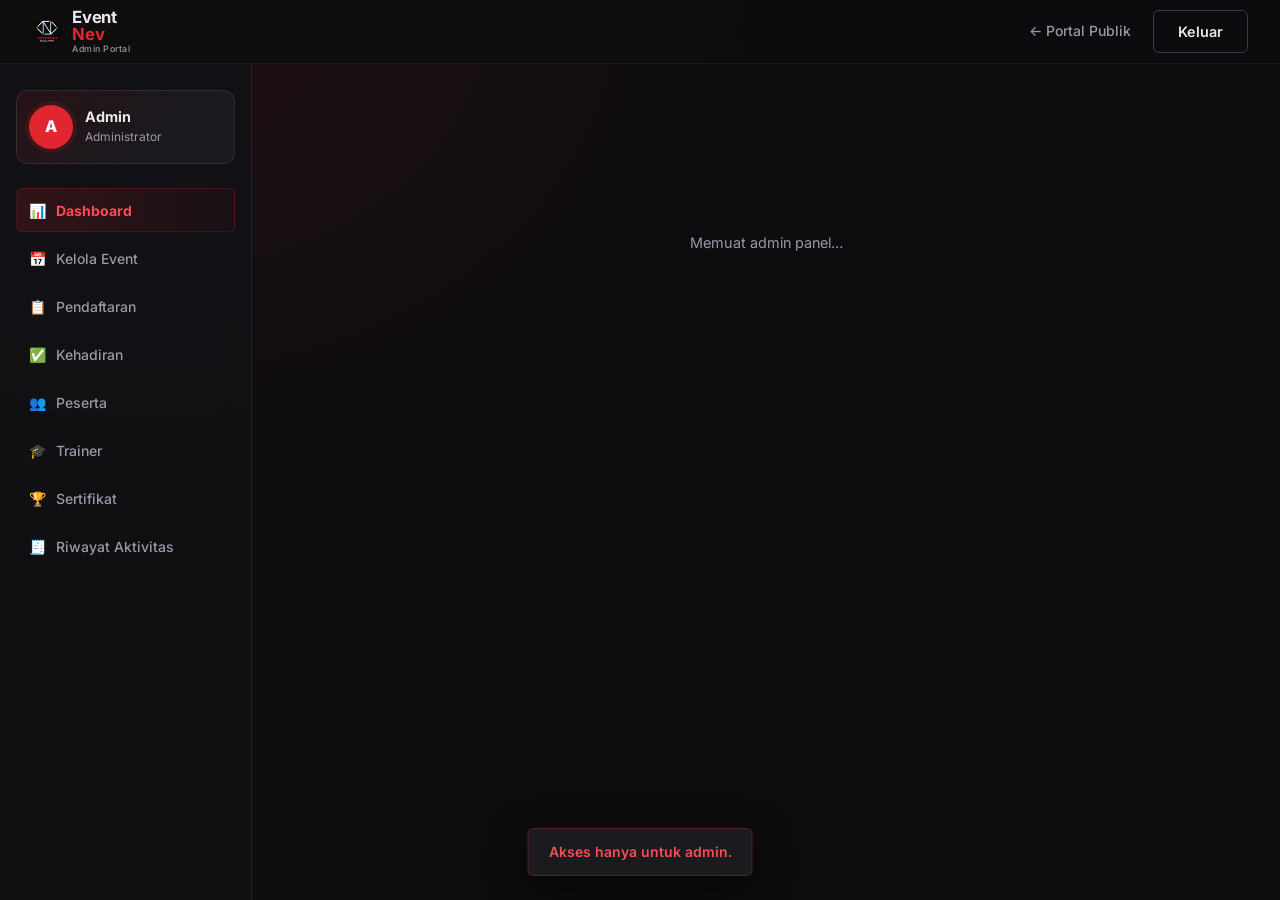
<file: admin.html>
<!DOCTYPE html>
<html lang="id">
<head>
  <meta charset="UTF-8">
  <meta name="viewport" content="width=device-width, initial-scale=1">
  <title>Admin Portal — EventNev</title>
  <meta name="theme-color" content="#E1262F">
  <link rel="icon" type="image/png" href="nev-logo.png">
  <link rel="preconnect" href="https://fonts.googleapis.com">
  <link href="https://fonts.googleapis.com/css2?family=Inter:wght@400;500;600;700;800&display=swap" rel="stylesheet">
  <link rel="stylesheet" href="styles.css">
  <link rel="stylesheet" href="dashboard.css?v=20261020-loading-layout-fix">
  <style>
    .admin-table { width: 100%; border-collapse: collapse; font-size: .85rem; }
    .admin-table th {
      background: var(--dark-3);
      padding: 10px 14px;
      text-align: left;
      font-size: .75rem;
      font-weight: 700;
      color: var(--text-dim);
      text-transform: uppercase;
      letter-spacing: .06em;
    }
    .admin-table td { padding: 12px 14px; border-bottom: 1px solid var(--dark-4); vertical-align: middle; }
    .admin-table tr:hover td { background: var(--dark-3); }
    .admin-table th:first-child, .admin-table td:first-child { border-radius: var(--radius-sm) 0 0 var(--radius-sm); }
    .admin-table th:last-child, .admin-table td:last-child { border-radius: 0 var(--radius-sm) var(--radius-sm) 0; }

    .table-wrap {
      background: var(--dark-2);
      border: 1px solid var(--dark-4);
      border-radius: var(--radius-lg);
      overflow: hidden;
      overflow-x: auto;
    }

    .admin-select {
      background: var(--dark-3);
      border: 1.5px solid var(--dark-4);
      border-radius: var(--radius-sm);
      padding: 6px 10px;
      color: var(--text);
      font-size: .78rem;
      font-family: var(--font);
      cursor: pointer;
      transition: border-color var(--transition);
    }
    .admin-select:focus { outline: none; border-color: var(--red); }

    .admin-btn-sm {
      padding: 6px 12px;
      font-size: .75rem;
      border-radius: var(--radius-sm);
    }

    .admin-editor-grid {
      display: grid;
      grid-template-columns: repeat(auto-fit, minmax(220px, 1fr));
      gap: 12px;
    }
    .admin-editor-label {
      display: block;
      margin-top: 12px;
      font-size: .82rem;
      color: var(--text);
    }
    .admin-editor-label input,
    .admin-editor-label textarea,
    .admin-editor-label select {
      display: block;
      box-sizing: border-box;
      width: 100%;
      min-width: 0;
      min-height: 44px;
      margin-top: 7px;
      padding: 10px 12px;
      font: inherit;
      color: var(--text);
      background: var(--dark-3);
      border: 1px solid var(--dark-4);
      border-radius: 8px;
    }
    .admin-editor-label input[type="file"] {
      padding: 9px;
      font-size: .82rem;
    }
    .admin-editor-label small {
      display: block;
      margin-top: 6px;
      color: var(--text-dim);
      font-size: .75rem;
      line-height: 1.45;
    }
    .admin-editor-grid > .admin-editor-label { min-width: 0; margin-top: 0; }
    .admin-editor-grid { align-items: start; gap: 16px; }
    .admin-editor-label input:focus,
    .admin-editor-label textarea:focus,
    .admin-editor-label select:focus {
      outline: 2px solid var(--red);
      outline-offset: 1px;
    }
    .admin-editor-label input:focus,
    .admin-editor-label textarea:focus {
      outline: 2px solid var(--red);
      outline-offset: 1px;
    }
    @media (max-width: 600px) {
      .admin-editor-grid { grid-template-columns: 1fr; }
      .db-section-title { align-items: flex-start; gap: 12px; flex-wrap: wrap; }
    }
  </style>
</head>
<body class="dashboard-body">

<header class="topbar" id="topbar">
  <a class="brand" href="index.html">
    <img class="brand-logo" src="nev-logo.png" alt="Logo NEV" width="30" height="30">
    <span>Event<span class="red">Nev</span><small>Admin Portal</small></span>
  </a>
  <nav>
    <a href="index.html">← Portal Publik</a>
  </nav>
  <div class="topbar-actions">
    <button class="btn btn-outline" id="logoutBtn">Keluar</button>
  </div>
</header>

<main class="dashboard-main">
  <aside class="dashboard-sidebar">
    <div class="sidebar-profile" id="sidebarProfile">
      <div class="sidebar-avatar" style="background:var(--red);">A</div>
      <div class="sidebar-info">
        <div class="sidebar-name" id="sidebarName">Admin</div>
        <div class="sidebar-role">Administrator</div>
      </div>
    </div>
    <nav class="sidebar-nav">
      <button class="sidebar-item active" data-view="stats"><span>📊</span> Dashboard</button>
      <button class="sidebar-item" data-view="events"><span>📅</span> Kelola Event</button>
      <button class="sidebar-item" data-view="applications"><span>📋</span> Pendaftaran</button>
      <button class="sidebar-item" data-view="attendance"><span>✅</span> Kehadiran</button>
      <button class="sidebar-item" data-view="users"><span>👥</span> Peserta</button>
      <button class="sidebar-item" data-view="trainers"><span>🎓</span> Trainer</button>
      <button class="sidebar-item" data-view="certificates"><span>🏆</span> Sertifikat</button>
      <button class="sidebar-item" data-view="audit"><span>🧾</span> Riwayat Aktivitas</button>
    </nav>
  </aside>

  <div class="dashboard-content" id="adminContent">
    <div class="db-loading">Memuat admin panel…</div>
  </div>
</main>

<div class="toast" id="toast" role="status"></div>
<script src="admin.js?v=20261020-loading-layout-fix"></script>
</body>
</html>
</file>
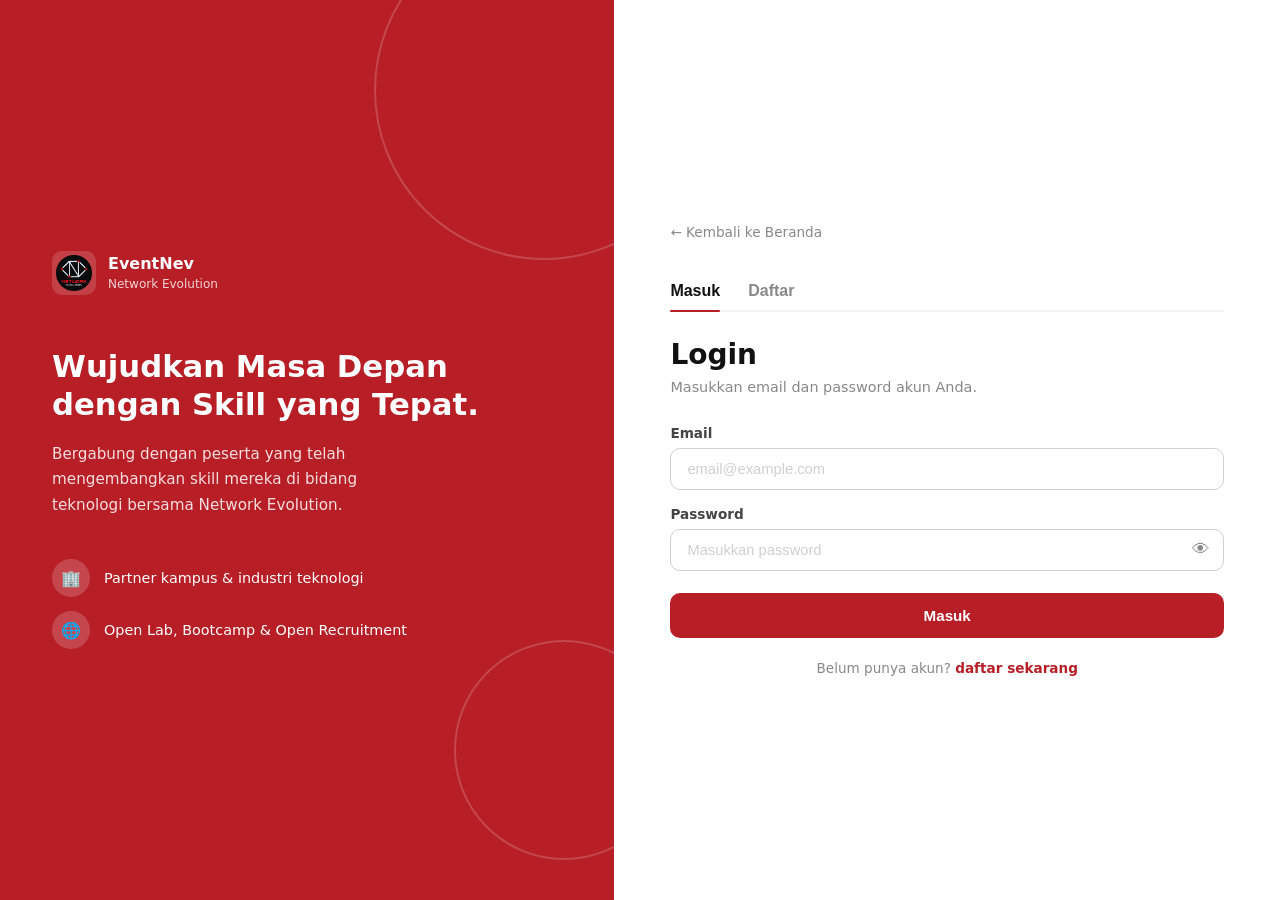
<file: login.html>
<!DOCTYPE html>
<html lang="id">
<head>
  <meta http-equiv="Cache-Control" content="no-cache, no-store, must-revalidate">
  <meta http-equiv="Pragma" content="no-cache">
  <meta http-equiv="Expires" content="0">
  <meta charset="UTF-8" />
  <meta name="viewport" content="width=device-width, initial-scale=1" />
  <meta name="theme-color" content="#B81E26" />
  <title>Masuk / Daftar — EventNev</title>
  <link rel="icon" href="nev-logo.png" type="image/png" />
  <style>
    *, *::before, *::after { box-sizing: border-box; margin: 0; padding: 0; }

    :root {
      --red:      #B81E26;
      --red-dark: #941720;
      --red-bg:   rgba(184,30,38,.05);
      --red-ring: rgba(184,30,38,.12);
      --red-line: rgba(184,30,38,.2);
      --white:    #ffffff;
      --gray-100: #f2f2f2;
      --gray-300: #d0d0d0;
      --gray-500: #888;
      --gray-700: #444;
      --gray-900: #111;
      --radius:   10px;
    }

    body {
      font-family: 'Segoe UI', system-ui, -apple-system, sans-serif;
      min-height: 100vh;
      display: flex;
      background: var(--white);
      color: var(--gray-900);
    }

    /* ── LEFT PANEL ── */
    .left {
      width: 48%;
      background: var(--red);
      position: relative;
      display: flex;
      flex-direction: column;
      justify-content: center;
      padding: 60px 52px;
      overflow: hidden;
      flex-shrink: 0;
    }
    .left::before, .left::after {
      content: '';
      position: absolute;
      border-radius: 50%;
      border: 2px solid rgba(255,255,255,.18);
    }
    .left::before { width: 340px; height: 340px; top: -80px; right: -100px; }
    .left::after  { width: 220px; height: 220px; bottom: 40px; right: -60px; }

    .left-logo {
      display: flex; align-items: center; gap: 12px;
      margin-bottom: 52px; position: relative;
    }
    .left-logo img {
      width: 44px; height: 44px; border-radius: 10px;
      background: rgba(255,255,255,.15); padding: 4px; object-fit: contain;
    }
    .left-logo-text { color: var(--white); line-height: 1.2; }
    .left-logo-text strong { font-size: 1rem; font-weight: 700; display: block; }
    .left-logo-text span   { font-size: .75rem; opacity: .8; }

    .left h1 {
      color: var(--white);
      font-size: clamp(1.6rem, 2.4vw, 2.4rem);
      font-weight: 800; line-height: 1.25;
      margin-bottom: 18px; position: relative;
    }
    .left p {
      color: rgba(255,255,255,.85);
      font-size: .95rem; line-height: 1.7;
      max-width: 340px; margin-bottom: 40px; position: relative;
    }
    .stats { display: flex; flex-direction: column; gap: 14px; position: relative; }
    .stat-item { display: flex; align-items: center; gap: 14px; color: var(--white); }
    .stat-icon {
      width: 38px; height: 38px; border-radius: 50%;
      background: rgba(255,255,255,.18);
      display: flex; align-items: center; justify-content: center;
      font-size: 1rem; flex-shrink: 0;
    }
    .stat-item span { font-size: .9rem; font-weight: 500; }

    /* ── RIGHT PANEL ── */
    .right {
      flex: 1; display: flex; flex-direction: column;
      justify-content: center; padding: 48px 56px;
      background: var(--white); overflow-y: auto;
    }
    .back-link {
      display: inline-flex; align-items: center; gap: 6px;
      color: var(--gray-500); font-size: .85rem;
      text-decoration: none; margin-bottom: 32px; transition: color .2s;
    }
    .back-link:hover { color: var(--red); }

    /* tabs */
    .tab-row {
      display: flex; margin-bottom: 26px;
      border-bottom: 2px solid var(--gray-100);
    }
    .tab-btn {
      background: none; border: none;
      padding: 10px 0; margin-right: 28px;
      font-size: 1rem; font-weight: 600;
      color: var(--gray-500); cursor: pointer;
      position: relative; transition: color .2s;
    }
    .tab-btn.active { color: var(--gray-900); }
    .tab-btn.active::after {
      content: ''; position: absolute;
      bottom: -2px; left: 0; right: 0;
      height: 2px; background: var(--red); border-radius: 2px;
    }

    .panel { display: none; }
    .panel.active { display: block; }

    .panel-title { font-size: 1.75rem; font-weight: 800; margin-bottom: 6px; }
    .panel-sub   { color: var(--gray-500); font-size: .9rem; margin-bottom: 26px; line-height: 1.5; }

    /* form fields */
    .field { margin-bottom: 16px; }
    .field label {
      display: block; font-size: .85rem;
      font-weight: 600; color: var(--gray-700); margin-bottom: 7px;
    }
    .field input, .field select {
      width: 100%; padding: 12px 16px;
      border: 1.5px solid var(--gray-300);
      border-radius: var(--radius);
      font-size: .92rem; color: var(--gray-900);
      background: var(--white); outline: none;
      transition: border-color .2s, box-shadow .2s;
      -webkit-appearance: none;
    }
    .field input:focus, .field select:focus {
      border-color: var(--red);
      box-shadow: 0 0 0 3px var(--red-ring);
    }
    .field input::placeholder { color: var(--gray-300); }

    .field-pass { position: relative; }
    .field-pass input { padding-right: 46px; }
    .toggle-pass {
      position: absolute; right: 14px; top: 50%;
      transform: translateY(-50%);
      background: none; border: none; cursor: pointer;
      font-size: 1.1rem; color: var(--gray-500); line-height: 1;
    }

    .field-row {
      display: grid; grid-template-columns: 1fr 1fr; gap: 12px;
    }
    .field-row .field { margin-bottom: 0; }

    /* peserta cards */
    .peserta-label {
      display: block; font-size: .85rem;
      font-weight: 600; color: var(--gray-700); margin-bottom: 10px;
    }
    .peserta-cards {
      display: grid;
      grid-template-columns: repeat(3, 1fr);
      gap: 10px; margin-bottom: 6px;
    }
    .peserta-card {
      border: 1.5px solid var(--gray-300);
      border-radius: var(--radius);
      padding: 12px 14px; cursor: pointer;
      transition: border-color .2s, background .2s;
      position: relative; user-select: none;
    }
    .peserta-card input[type="radio"] {
      position: absolute; opacity: 0; width: 0; height: 0;
    }
    .peserta-card.selected {
      border-color: var(--red);
      background: var(--red-bg);
    }
    .peserta-card-icon { font-size: 1.3rem; margin-bottom: 5px; }
    .peserta-card-name { font-size: .82rem; font-weight: 700; color: var(--gray-900); }
    .peserta-card-desc { font-size: .72rem; color: var(--gray-500); margin-top: 2px; line-height: 1.3; }
    .peserta-check {
      position: absolute; top: 8px; right: 8px;
      width: 16px; height: 16px; border-radius: 50%;
      border: 2px solid var(--gray-300);
      display: flex; align-items: center; justify-content: center;
      transition: all .2s; font-size: .55rem; color: transparent;
    }
    .peserta-card.selected .peserta-check {
      background: var(--red); border-color: var(--red); color: white;
    }

    /* extra data sections */
    .extra-section {
      overflow: hidden;
      max-height: 800px;
      opacity: 1;
      transition: max-height .4s ease, opacity .3s ease;
    }
    .extra-section.hidden {
      max-height: 0;
      opacity: 0;
      pointer-events: none;
    }
    .section-divider {
      display: flex; align-items: center; gap: 10px;
      margin: 16px 0 14px;
      font-size: .75rem; font-weight: 700;
      color: var(--red); text-transform: uppercase; letter-spacing: .06em;
    }
    .section-divider::before, .section-divider::after {
      content: ''; flex: 1; height: 1px; background: var(--red-line);
    }

    /* buttons */
    .btn-primary {
      width: 100%; padding: 14px;
      background: var(--red); color: var(--white);
      border: none; border-radius: var(--radius);
      font-size: .95rem; font-weight: 700;
      cursor: pointer; transition: background .2s, transform .1s;
      margin-top: 6px;
    }
    .btn-primary:hover  { background: var(--red-dark); }
    .btn-primary:active { transform: scale(.98); }

    .switch-text {
      text-align: center; margin-top: 22px;
      font-size: .85rem; color: var(--gray-500);
    }
    .switch-text a { color: var(--red); font-weight: 600; text-decoration: none; }
    .switch-text a:hover { text-decoration: underline; }

    /* responsive */
    @media (max-width: 820px) {
      body { flex-direction: column; }
      .left { width: 100%; padding: 32px 24px; }
      .left::after { display: none; }
      .left p { display: none; }
      .left-logo { margin-bottom: 20px; }
      .left h1 { font-size: 1.35rem; margin-bottom: 14px; }
      .right { padding: 28px 22px; }
    }
    @media (max-width: 480px) {
      .peserta-cards { grid-template-columns: 1fr; }
      .field-row { grid-template-columns: 1fr; gap: 0; }
      .field-row .field { margin-bottom: 16px; }
    }
  
    .success-overlay{position:fixed;inset:0;z-index:9999;display:grid;place-items:center;padding:20px;background:rgba(8,8,11,.72);backdrop-filter:blur(8px);opacity:0;visibility:hidden;transition:opacity .25s ease,visibility .25s ease}
    .success-overlay.show{opacity:1;visibility:visible}
    .success-card{width:min(100%,390px);padding:32px 28px;border:1px solid rgba(225,38,47,.3);border-radius:22px;background:#19191f;color:#fff;text-align:center;box-shadow:0 24px 80px rgba(0,0,0,.4);transform:translateY(18px) scale(.96);transition:transform .35s cubic-bezier(.2,.8,.2,1)}
    .success-overlay.show .success-card{transform:translateY(0) scale(1)}
    .success-check{width:72px;height:72px;margin:0 auto 18px;display:grid;place-items:center;border-radius:50%;background:rgba(225,38,47,.13);border:1px solid rgba(225,38,47,.35);color:#E1262F;font-size:2.1rem;font-weight:800;animation:successPop .55s cubic-bezier(.2,.8,.2,1) both}
    .success-card h2{font-size:1.4rem;margin-bottom:9px}.success-card p{color:#b7b7c2;font-size:.92rem;line-height:1.6}
    .success-progress{height:3px;margin-top:24px;border-radius:99px;overflow:hidden;background:#303039}.success-progress span{display:block;height:100%;width:0;background:#E1262F}
    .success-overlay.show .success-progress span{animation:successProgress 1.8s linear forwards}
    @keyframes successPop{0%{opacity:0;transform:scale(.55) rotate(-15deg)}70%{opacity:1;transform:scale(1.12) rotate(4deg)}100%{transform:scale(1) rotate(0)}}
    @keyframes successProgress{to{width:100%}}
    @media(prefers-reduced-motion:reduce){.success-overlay,.success-card{transition:none}.success-check{animation:none}.success-overlay.show .success-progress span{animation-duration:.01ms}}

  
    .tab-btn.hidden { display: none !important; }
    .btn-primary:disabled { opacity: .7; cursor: wait; }
  </style>
</head>
<body>
  <div class="success-overlay" id="accountSuccess" role="status" aria-live="polite" aria-hidden="true">
    <div class="success-card">
      <div class="success-check" aria-hidden="true">✓</div>
      <h2>Akun berhasil dibuat!</h2>
      <p>Akun kamu siap digunakan. Kamu akan diarahkan ke menu login untuk masuk ke EventNev.</p>
      <div class="success-progress" aria-hidden="true"><span></span></div>
    </div>
  </div>

  <!-- ══ LEFT ══ -->
  <div class="left">
    <div class="left-logo">
      <img src="nev-logo.png" alt="Logo NEV" onerror="this.style.display='none'" />
      <div class="left-logo-text">
        <strong>EventNev</strong>
        <span>Network Evolution</span>
      </div>
    </div>
    <h1>Wujudkan Masa Depan dengan Skill yang Tepat.</h1>
    <p>Bergabung dengan peserta yang telah mengembangkan skill mereka di bidang teknologi bersama Network Evolution.</p>
    <div class="stats">
      <div class="stat-item">
        <div class="stat-icon">🏢</div>
        <span>Partner kampus &amp; industri teknologi</span>
      </div>
      <div class="stat-item">
        <div class="stat-icon">🌐</div>
        <span>Open Lab, Bootcamp &amp; Open Recruitment</span>
      </div>
    </div>
  </div>

  <!-- ══ RIGHT ══ -->
  <div class="right">
    <a href="index.html" class="back-link">← Kembali ke Beranda</a>

    <div class="tab-row">
      <button class="tab-btn active" id="tab-masuk"  onclick="switchTab('masuk')">Masuk</button>
      <button class="tab-btn"        id="tab-daftar" onclick="switchTab('daftar')">Daftar</button>
    </div>

    <!-- ── PANEL MASUK ── -->
    <div class="panel active" id="panel-masuk">
      <div class="panel-title">Login</div>
      <div class="panel-sub">Masukkan email dan password akun Anda.</div>

      <div class="field">
        <label for="login-email">Email</label>
        <input type="email" id="login-email" placeholder="email@example.com" />
      </div>

      <div class="field">
        <label for="login-pass">Password</label>
        <div class="field-pass">
          <input type="password" id="login-pass" placeholder="Masukkan password" />
          <button class="toggle-pass" onclick="togglePass('login-pass', this)" type="button">👁</button>
        </div>
      </div>

      <button class="btn-primary" onclick="handleLogin()">Masuk</button>

      <div class="switch-text">
        Belum punya akun? <a href="#" onclick="switchTab('daftar'); return false;">daftar sekarang</a>
      </div>
    </div>

    <!-- ── PANEL DAFTAR ── -->
    <div class="panel" id="panel-daftar">
      <div class="panel-title">Daftar Sekarang</div>
      <div class="panel-sub">Buat akun gratis dan ikuti kegiatan Network Evolution.</div>

      <div class="field">
        <label for="reg-nama">Nama Lengkap</label>
        <input type="text" id="reg-nama" placeholder="Nama sesuai identitas" />
      </div>

      <div class="field">
        <label for="reg-email">Email</label>
        <input type="email" id="reg-email" placeholder="email@example.com" />
      </div>

      <div class="field">
        <label for="reg-hp">No. HP / WhatsApp</label>
        <input type="tel" id="reg-hp" placeholder="08xxxxxxxxxx" />
      </div>

      <!-- Jenis Peserta -->
      <div>
        <span class="peserta-label">Jenis Peserta</span>
        <div class="peserta-cards">

          <label class="peserta-card selected" id="card-mahasiswa" onclick="selectPeserta('mahasiswa')">
            <input type="radio" name="jenis-peserta" value="mahasiswa" checked />
            <div class="peserta-check">✓</div>
            <div class="peserta-card-icon">🎓</div>
            <div class="peserta-card-name">Mahasiswa</div>
            <div class="peserta-card-desc">Perguruan tinggi</div>
          </label>

          <label class="peserta-card" id="card-siswa" onclick="selectPeserta('siswa')">
            <input type="radio" name="jenis-peserta" value="siswa" />
            <div class="peserta-check"></div>
            <div class="peserta-card-icon">📚</div>
            <div class="peserta-card-name">Siswa</div>
            <div class="peserta-card-desc">SMA / SMK / sederajat</div>
          </label>

          <label class="peserta-card" id="card-umum" onclick="selectPeserta('umum')">
            <input type="radio" name="jenis-peserta" value="umum" />
            <div class="peserta-check"></div>
            <div class="peserta-card-icon">👤</div>
            <div class="peserta-card-name">Peserta Umum</div>
            <div class="peserta-card-desc">Profesional / umum</div>
          </label>

        </div>
      </div>

      <!-- ── DATA MAHASISWA ── -->
      <div id="fields-mahasiswa" class="extra-section">
        <div class="section-divider"><span>Data Kemahasiswaan</span></div>

        <div class="field">
          <label for="mhs-univ">Asal Universitas</label>
          <input type="text" id="mhs-univ" placeholder="Nama universitas / perguruan tinggi" />
        </div>

        <div class="field-row">
          <div class="field">
            <label for="mhs-nim">NIM</label>
            <input type="text" id="mhs-nim" placeholder="Nomor Induk Mahasiswa" />
          </div>
          <div class="field">
            <label for="mhs-angkatan">Tahun Angkatan</label>
            <input type="number" id="mhs-angkatan" placeholder="2022" min="2000" max="2035" />
          </div>
        </div>

        <div class="field">
          <label for="mhs-prodi">Jurusan / Prodi</label>
          <input type="text" id="mhs-prodi" placeholder="Nama program studi" />
        </div>

        <div class="field">
          <label for="mhs-fakultas">Fakultas</label>
          <input type="text" id="mhs-fakultas" placeholder="Nama fakultas" />
        </div>
      </div>

      <!-- ── DATA SISWA ── -->
      <div id="fields-siswa" class="extra-section hidden">
        <div class="section-divider"><span>Data Kesiswaan</span></div>

        <div class="field">
          <label for="siswa-sekolah">Asal Sekolah</label>
          <input type="text" id="siswa-sekolah" placeholder="Nama SMA / SMK / sederajat" />
        </div>

        <div class="field-row">
          <div class="field">
            <label for="siswa-nisn">NISN</label>
            <input type="text" id="siswa-nisn" placeholder="Nomor Induk Siswa Nasional" />
          </div>
          <div class="field">
            <label for="siswa-angkatan">Tahun Angkatan</label>
            <input type="number" id="siswa-angkatan" placeholder="2023" min="2000" max="2035" />
          </div>
        </div>

        <div class="field">
          <label for="siswa-jurusan">Jurusan</label>
          <input type="text" id="siswa-jurusan" placeholder="Contoh: IPA, IPS, TKJ, RPL, AKL..." />
        </div>
      </div>

      <!-- Password (selalu tampil) -->
      <div class="field" style="margin-top:16px;">
        <label for="reg-pass">Password</label>
        <div class="field-pass">
          <input type="password" id="reg-pass" placeholder="Minimal 8 karakter" />
          <button class="toggle-pass" onclick="togglePass('reg-pass', this)" type="button">👁</button>
        </div>
      </div>

      <div class="field">
        <label for="reg-pass2">Konfirmasi Password</label>
        <div class="field-pass">
          <input type="password" id="reg-pass2" placeholder="Ulangi password" />
          <button class="toggle-pass" onclick="togglePass('reg-pass2', this)" type="button">👁</button>
        </div>
      </div>

      <button class="btn-primary" onclick="handleRegister()">Buat Akun</button>

      <div class="switch-text">
        Sudah punya akun? <a href="#" onclick="switchTab('masuk'); return false;">Masuk di sini</a>
      </div>
    </div>

  </div><!-- /right -->

  <script>
    function switchTab(name) {
      document.querySelectorAll('.tab-btn').forEach(function(b) { b.classList.remove('active'); });
      document.querySelectorAll('.panel').forEach(function(p)   { p.classList.remove('active'); });
      document.getElementById('tab-'   + name).classList.add('active');
      document.getElementById('panel-' + name).classList.add('active');
    }

    function selectPeserta(val) {
      ['mahasiswa','siswa','umum'].forEach(function(v) {
        var card  = document.getElementById('card-' + v);
        var radio = card.querySelector('input[type="radio"]');
        var check = card.querySelector('.peserta-check');
        if (v === val) {
          card.classList.add('selected');
          radio.checked    = true;
          check.textContent = '✓';
          check.style.color = 'white';
        } else {
          card.classList.remove('selected');
          radio.checked    = false;
          check.textContent = '';
        }
      });
      document.getElementById('fields-mahasiswa').classList.toggle('hidden', val !== 'mahasiswa');
      document.getElementById('fields-siswa').classList.toggle('hidden', val !== 'siswa');
    }

    function togglePass(id, btn) {
      var inp = document.getElementById(id);
      if (inp.type === 'password') { inp.type = 'text';     btn.textContent = '🙈'; }
      else                         { inp.type = 'password'; btn.textContent = '👁'; }
    }

    const SCRIPT_URL = "https://script.google.com/macros/s/AKfycbwgaSasJsN-J20DjJdKJ_0QHsA_8u_r9nqln6ZFFSrcPdljrMzZLkleEfqExnJvNMty/exec";
    // Frontend configuration version: 20261018-2
    const adminLoginMode = new URLSearchParams(window.location.search).get('role') === 'admin';

    function configureLoginMode() {
      if (!adminLoginMode) return;
      document.title = 'Login Admin — EventNev';
      document.getElementById('tab-daftar')?.classList.add('hidden');
      document.getElementById('tab-masuk')?.classList.add('active');
      document.getElementById('panel-daftar')?.classList.remove('active');
      document.getElementById('panel-masuk')?.classList.add('active');
      const title = document.querySelector('#panel-masuk .panel-title');
      const sub = document.querySelector('#panel-masuk .panel-sub');
      if (title) title.textContent = 'Login Administrator';
      if (sub) sub.textContent = 'Masuk menggunakan akun administrator EventNev.';
    }

    async function handleLogin() {
      var email = document.getElementById('login-email').value.trim();
      var pass = document.getElementById('login-pass').value;
      if (!email || !pass) {
        alert('Masukkan email dan password.');
        return;
      }
      if (SCRIPT_URL.includes('YOUR_SCRIPT_ID')) {
        alert('Backend EventNev belum dikonfigurasi. Isi SCRIPT_URL dengan URL deployment Google Apps Script terlebih dahulu.');
        return;
      }

      const button = document.querySelector('#panel-masuk .btn-primary');
      const oldLabel = button ? button.textContent : 'Masuk';
      if (button) { button.disabled = true; button.textContent = 'Memeriksa…'; }
      try {
        const response = await fetch(SCRIPT_URL, {
          method: 'POST',
          headers: { 'Content-Type': 'text/plain;charset=utf-8' },
          body: JSON.stringify({ action: 'login', email: email, password: pass })
        });
        if (!response.ok) throw new Error('HTTP ' + response.status);
        const result = await response.json();
        if (!result.success || !result.user) {
          const fallbackMessage = adminLoginMode
            ? 'Login admin ditolak oleh backend. Periksa sheet Users: email harus terdaftar, password harus sama dengan saat akun dibuat, dan kolom jenis harus bernilai persis Admin. Jangan isi passwordHash dengan password biasa.'
            : 'Email atau password tidak valid. Pastikan akun sudah terdaftar dan gunakan password yang benar.';
          alert(result.message || fallbackMessage);
          return;
        }

        const user = result.user;
        if (adminLoginMode && user.role !== 'admin') {
          alert('Akun ini bukan akun administrator. Gunakan akun admin yang terpisah.');
          return;
        }
        if (!adminLoginMode && user.role === 'admin') {
          alert('Akun administrator harus masuk melalui Login Admin.');
          return;
        }

        if (!result.sessionToken) { alert('Server tidak mengembalikan sesi aman. Coba lagi.'); return; }
        localStorage.setItem('nevSession', result.sessionToken);
        localStorage.setItem('nevUser', JSON.stringify(user));
        window.location.href = adminLoginMode ? 'admin.html' : 'dashboard.html';
      } catch (err) {
        console.error('Login EventNev gagal:', err);
        alert('Tidak dapat menghubungi server login. Periksa URL deployment Google Apps Script dan coba lagi.');
      } finally {
        if (button) { button.disabled = false; button.textContent = oldLabel; }
      }
    }

    async function handleRegister() {
      var nama  = document.getElementById('reg-nama').value.trim();
      var email = document.getElementById('reg-email').value.trim();
      var hp    = document.getElementById('reg-hp').value.trim();
      var pass  = document.getElementById('reg-pass').value;
      var pass2 = document.getElementById('reg-pass2').value;
      var jenis = document.querySelector('input[name="jenis-peserta"]:checked').value;

      if (!nama || !email || !hp || !pass || !pass2) {
        alert('Mohon lengkapi semua data.'); return;
      }
      if (pass !== pass2)   { alert('Password tidak cocok.'); return; }
      if (pass.length < 8)  { alert('Password minimal 8 karakter.'); return; }

      if (jenis === 'mahasiswa') {
        var u = document.getElementById('mhs-univ').value.trim();
        var n = document.getElementById('mhs-nim').value.trim();
        var a = document.getElementById('mhs-angkatan').value.trim();
        var p = document.getElementById('mhs-prodi').value.trim();
        var f = document.getElementById('mhs-fakultas').value.trim();
        if (!u || !n || !a || !p || !f) { alert('Mohon lengkapi data kemahasiswaan.'); return; }
      }

      if (jenis === 'siswa') {
        var s  = document.getElementById('siswa-sekolah').value.trim();
        var ni = document.getElementById('siswa-nisn').value.trim();
        var as = document.getElementById('siswa-angkatan').value.trim();
        var j  = document.getElementById('siswa-jurusan').value.trim();
        if (!s || !ni || !as || !j) { alert('Mohon lengkapi data kesiswaan.'); return; }
      }

      // Simpan akun ke Google Apps Script terlebih dahulu agar dapat digunakan untuk login.
      const registerButton = document.querySelector('#panel-daftar .btn-primary');
      const originalRegisterLabel = registerButton ? registerButton.textContent : 'Daftar';
      if (registerButton) { registerButton.disabled = true; registerButton.textContent = 'Membuat akun…'; }

      try {
        const registration = {
          action: 'register', nama: nama, email: email.toLowerCase(),
          noHp: hp, jenis: jenis, password: pass
        };
        if (jenis === 'mahasiswa') Object.assign(registration, {
          universitas: document.getElementById('mhs-univ').value.trim(),
          nim: document.getElementById('mhs-nim').value.trim(),
          angkatan: document.getElementById('mhs-angkatan').value.trim(),
          prodi: document.getElementById('mhs-prodi').value.trim(),
          fakultas: document.getElementById('mhs-fakultas').value.trim()
        });
        if (jenis === 'siswa') Object.assign(registration, {
          sekolah: document.getElementById('siswa-sekolah').value.trim(),
          nisn: document.getElementById('siswa-nisn').value.trim(),
          angkatan: document.getElementById('siswa-angkatan').value.trim(),
          jurusan: document.getElementById('siswa-jurusan').value.trim()
        });
        const response = await fetch(SCRIPT_URL, {
          method: 'POST',
          headers: { 'Content-Type': 'text/plain;charset=utf-8' },
          body: JSON.stringify(registration)
        });        if (!response.ok) throw new Error('HTTP ' + response.status);
        const result = await response.json();
        if (!result.success) {
          alert(result.message || 'Pendaftaran gagal disimpan. Silakan coba lagi.');
          return;
        }

        var loginEmail = document.getElementById('login-email');
        if (loginEmail) loginEmail.value = email;

        var success = document.getElementById('accountSuccess');
        if (success) {
          success.classList.add('show');
          success.setAttribute('aria-hidden', 'false');
        }

        window.setTimeout(function () {
          if (success) {
            success.classList.remove('show');
            success.setAttribute('aria-hidden', 'true');
          }
          switchTab('masuk');
          document.getElementById('login-email')?.focus();
        }, 1800);
      } catch (err) {
        console.error('Registrasi EventNev gagal:', err);
        alert('Tidak dapat menyimpan akun ke server. Periksa koneksi dan coba lagi.');
      } finally {
        if (registerButton) { registerButton.disabled = false; registerButton.textContent = originalRegisterLabel; }
      }
    }

    configureLoginMode();
    if (!adminLoginMode && new URLSearchParams(location.search).get('tab') === 'daftar') {
      switchTab('daftar');
    }
  </script>
</body>
</html>
</file>
<file: styles.css>
/* ===================================
   EventNev — Styles
   Network Evolution Student Portal
   =================================== */

/* === RESET & BASE === */
*, *::before, *::after { box-sizing: border-box; margin: 0; padding: 0; }

:root {
  --red:        #E1262F;
  --red-dark:   #B81E26;
  --red-light:  #FF4B53;
  --black:      #0D0D0F;
  --dark:       #131316;
  --dark-2:     #1A1A1F;
  --dark-3:     #242429;
  --dark-4:     #2E2E35;
  --muted:      #6B6B78;
  --subtle:     #3A3A44;
  --white:      #FFFFFF;
  --off-white:  #F5F5F7;
  --text:       #E8E8ED;
  --text-dim:   #9999A8;

  --radius-sm:  6px;
  --radius:     12px;
  --radius-lg:  20px;
  --radius-xl:  32px;

  --shadow-sm:  0 1px 3px rgba(0,0,0,.4);
  --shadow:     0 4px 16px rgba(0,0,0,.5);
  --shadow-lg:  0 12px 40px rgba(0,0,0,.6);

  --font:       'Inter', system-ui, -apple-system, sans-serif;
  --font-mono:  'JetBrains Mono', 'Fira Code', monospace;

  --transition: 200ms cubic-bezier(.4,0,.2,1);
}

html { scroll-behavior: smooth; font-size: 16px; }

body {
  font-family: var(--font);
  background: var(--black);
  color: var(--text);
  line-height: 1.6;
  -webkit-font-smoothing: antialiased;
  overflow-x: hidden;
}

img { display: block; max-width: 100%; }
a { color: inherit; text-decoration: none; }
button { cursor: pointer; border: none; background: none; font-family: inherit; }
ul { list-style: none; }

/* === TYPOGRAPHY === */
h1 { font-size: clamp(2.2rem, 5vw, 4rem); font-weight: 800; line-height: 1.1; letter-spacing: -.03em; }
h2 { font-size: clamp(1.6rem, 3.5vw, 2.6rem); font-weight: 700; line-height: 1.15; letter-spacing: -.02em; }
h3 { font-size: clamp(1.1rem, 2vw, 1.4rem); font-weight: 650; line-height: 1.3; }
p  { font-size: 1rem; line-height: 1.7; }

.red { color: var(--red); }
.muted { color: var(--text-dim); }
.eyebrow {
  display: inline-block;
  font-size: .7rem;
  font-weight: 700;
  letter-spacing: .12em;
  text-transform: uppercase;
  color: var(--red);
  margin-bottom: .75rem;
}

/* === LAYOUT === */
.container { max-width: 1200px; margin: 0 auto; padding: 0 24px; }
.section { padding: 100px 0; }
.section-head {
  display: flex;
  align-items: flex-end;
  justify-content: space-between;
  gap: 24px;
  margin-bottom: 56px;
}
.section-head > div { max-width: 600px; }

/* === BUTTONS === */
.btn {
  display: inline-flex;
  align-items: center;
  gap: 8px;
  padding: 12px 24px;
  border-radius: var(--radius-sm);
  font-size: .9rem;
  font-weight: 600;
  transition: all var(--transition);
  white-space: nowrap;
}
.btn-red {
  background: var(--red);
  color: #fff;
}
.btn-red:hover { background: var(--red-dark); transform: translateY(-1px); }
.btn-outline {
  border: 1.5px solid var(--subtle);
  color: var(--text);
  background: transparent;
}
.btn-outline:hover { border-color: var(--text-dim); background: var(--dark-3); }
.btn-ghost {
  color: var(--text-dim);
  padding: 10px 16px;
}
.btn-ghost:hover { color: var(--text); background: var(--dark-3); border-radius: var(--radius-sm); }
.btn-light {
  background: var(--white);
  color: var(--black);
}
.btn-light:hover { background: var(--off-white); }
.btn-dark-outline {
  border: 1.5px solid rgba(255,255,255,.2);
  color: var(--white);
}
.btn-dark-outline:hover { border-color: rgba(255,255,255,.5); background: rgba(255,255,255,.05); }

/* === TOPBAR / HEADER === */
.topbar {
  position: fixed;
  top: 0; left: 0; right: 0;
  z-index: 100;
  height: 64px;
  display: flex;
  align-items: center;
  justify-content: space-between;
  padding: 0 32px;
  background: rgba(13,13,15,.85);
  backdrop-filter: blur(16px);
  -webkit-backdrop-filter: blur(16px);
  border-bottom: 1px solid rgba(255,255,255,.06);
  transition: background var(--transition);
}

/* Brand tetap kiri, nav dorong ke kanan */
.topbar .brand { flex-shrink: 0; }
.topbar nav { margin-left: auto; }

/* Daftar sekarang — red pill button di pojok kanan */
.topbar-daftar {
  border-radius: 100px !important;
  padding: 10px 22px !important;
  font-size: .875rem !important;
  font-weight: 700 !important;
  letter-spacing: .01em;
  white-space: nowrap;
  flex-shrink: 0;
}

.brand {
  display: flex;
  align-items: center;
  gap: 10px;
  font-weight: 700;
  font-size: 1.05rem;
  letter-spacing: -.01em;
}
.brand-logo { width: 30px; height: 30px; object-fit: contain; }
.brand span { display: flex; flex-direction: column; line-height: 1; }
.brand small { font-size: .55rem; font-weight: 500; color: var(--text-dim); letter-spacing: .06em; margin-top: 2px; }

.topbar nav {
  display: flex;
  align-items: center;
  gap: 4px;
}
.topbar nav a {
  padding: 8px 14px;
  font-size: .875rem;
  font-weight: 500;
  color: var(--text-dim);
  border-radius: var(--radius-sm);
  transition: all var(--transition);
}
.topbar nav a:hover { color: var(--text); background: var(--dark-3); }
.topbar nav a#authNav {
  background: var(--red);
  color: #fff !important;
  padding: 10px 22px !important;
  border-radius: 100px !important;
  font-weight: 700 !important;
  font-size: .875rem !important;
  letter-spacing: .01em;
  margin-left: 8px;
  white-space: nowrap;
}
.topbar nav a#authNav:hover { background: var(--red-dark) !important; transform: translateY(-1px); }

.topbar-actions { display: flex; gap: 8px; align-items: center; margin-left: 8px; }
.topbar-actions:empty { display: none; }

/* === HERO === */
.hero {
  min-height: 100vh;
  display: grid;
  grid-template-columns: 1fr 1fr;
  align-items: center;
  gap: 64px;
  padding: 100px 64px 80px;
  max-width: 1300px;
  margin: 0 auto;
  position: relative;
}

.hero::before {
  content: '';
  position: fixed;
  top: 0; left: 0; right: 0; bottom: 0;
  background:
    radial-gradient(ellipse 700px 500px at 20% 50%, rgba(225,38,47,.07) 0%, transparent 70%),
    radial-gradient(ellipse 400px 400px at 80% 20%, rgba(225,38,47,.05) 0%, transparent 60%);
  pointer-events: none;
  z-index: 0;
}

.hero > * { position: relative; z-index: 1; }

.hero-lockup { display: none; }

.hero-copy { max-width: 560px; }
.hero-copy .eyebrow { margin-bottom: 16px; }
.hero-copy h1 { margin-bottom: 20px; }
.hero-copy h1 .red { display: block; }
.hero-copy > p { font-size: 1.1rem; color: var(--text-dim); margin-bottom: 32px; max-width: 480px; }

.hero-cta-row { display: flex; gap: 12px; align-items: center; flex-wrap: wrap; margin-bottom: 48px; }

.hero-stats {
  display: flex;
  gap: 0;
  padding-top: 32px;
  border-top: 1px solid var(--dark-4);
}
.hero-stats > div {
  display: flex;
  flex-direction: column;
  align-items: center;
  text-align: center;
  flex: 1;
  padding: 0 24px;
  position: relative;
}
.hero-stats > div + div::before {
  content: '';
  position: absolute;
  left: 0; top: 50%;
  transform: translateY(-50%);
  width: 1px;
  height: 32px;
  background: var(--dark-4);
}
.hero-stats b { font-size: 2rem; font-weight: 900; letter-spacing: -.04em; line-height: 1; }
.hero-stats small { font-size: .75rem; color: var(--text-dim); margin-top: 6px; }

/* Hero visual */
.hero-art {
  position: relative;
  display: flex;
  align-items: center;
  justify-content: center;
  height: 500px;
}

.art-ring {
  position: absolute;
  width: 380px; height: 380px;
  border-radius: 50%;
  border: 1px solid rgba(225,38,47,.15);
  animation: spin 30s linear infinite;
}
.art-ring::before {
  content: '';
  position: absolute;
  top: -4px; left: 50%;
  width: 8px; height: 8px;
  background: var(--red);
  border-radius: 50%;
  transform: translateX(-50%);
  box-shadow: 0 0 12px var(--red);
}

.hero-nev-logo {
  width: 90px; height: 90px;
  object-fit: contain;
  position: relative;
  z-index: 2;
  filter: drop-shadow(0 0 24px rgba(225,38,47,.3));
}

.art-card {
  position: absolute;
  right: 0; top: 60px;
  background: var(--dark-2);
  border: 1px solid var(--dark-4);
  border-radius: var(--radius);
  padding: 20px;
  width: 180px;
  box-shadow: var(--shadow-lg);
}
.art-label { font-size: .6rem; letter-spacing: .1em; text-transform: uppercase; color: var(--text-dim); }
.art-big { font-size: 2.2rem; font-weight: 900; letter-spacing: -.04em; line-height: 1; margin: 8px 0; }
.art-line { height: 1px; background: var(--dark-4); margin: 12px 0; }
.art-card p { font-size: .8rem; color: var(--text-dim); line-height: 1.5; }
.art-tag { font-size: .55rem; letter-spacing: .1em; text-transform: uppercase; color: var(--red); margin-top: 10px; display: block; }

.floating-chip {
  position: absolute;
  background: var(--dark-3);
  border: 1px solid var(--dark-4);
  border-radius: 100px;
  padding: 8px 14px;
  font-size: .78rem;
  font-weight: 600;
  box-shadow: var(--shadow);
  animation: float 4s ease-in-out infinite;
}
.chip-one { bottom: 80px; left: 20px; animation-delay: 0s; }
.chip-two { top: 100px; left: 0px; animation-delay: 2s; }

@keyframes spin { to { transform: rotate(360deg); } }
@keyframes float { 0%,100% { transform: translateY(0); } 50% { transform: translateY(-8px); } }

/* === MARQUEE TICKER === */
.ticker {
  overflow: hidden;
  border-top: 1px solid var(--dark-4);
  border-bottom: 1px solid var(--dark-4);
  background: var(--dark);
  padding: 12px 0;
}
.ticker-inner {
  display: flex;
  gap: 48px;
  white-space: nowrap;
  animation: ticker 20s linear infinite;
}
.ticker-item {
  display: flex;
  align-items: center;
  gap: 10px;
  font-size: .8rem;
  font-weight: 600;
  color: var(--text-dim);
  text-transform: uppercase;
  letter-spacing: .06em;
  flex-shrink: 0;
}
.ticker-item span { color: var(--red); font-size: .7rem; }
@keyframes ticker { 0% { transform: translateX(0); } 100% { transform: translateX(-50%); } }

/* === IMPACT SECTION === */
.impact-section {
  padding: 100px 0;
  background: var(--dark);
  border-top: 1px solid var(--dark-4);
  border-bottom: 1px solid var(--dark-4);
}
.impact-inner {
  max-width: 1200px;
  margin: 0 auto;
  padding: 0 24px;
  display: grid;
  grid-template-columns: 1fr 1fr;
  gap: 80px;
  align-items: center;
}
.impact-inner > div:first-child { max-width: 480px; }
.impact-inner h2 { margin-bottom: 12px; }
.impact-inner h3 { font-size: 1rem; font-weight: 500; color: var(--text-dim); margin-bottom: 16px; }
.impact-inner p { color: var(--text-dim); }

.impact-grid {
  display: grid;
  grid-template-columns: repeat(3, minmax(0, 1fr));
  gap: 1px;
  background: var(--dark-4);
  border: 1px solid var(--dark-4);
  border-radius: var(--radius);
  overflow: hidden;
}
.impact-grid > div {
  background: var(--dark-2);
  padding: 28px 20px;
  display: flex;
  flex-direction: column;
  gap: 8px;
  min-width: 0;
  transition: background .28s ease, transform .28s ease;
}
.impact-grid > div:hover { background: var(--dark-3); }
.impact-grid b {
  font-size: 2rem;
  font-weight: 800;
  letter-spacing: -.04em;
  line-height: 1.2;
  color: var(--white);
}
.impact-grid span { font-size: .8rem; color: var(--text-dim); }
#impactStats > div { opacity: 0; transform: translateY(18px); }
#impactStats.is-visible > div { animation: impactStatReveal .55s ease forwards; }
#impactStats.is-visible > div:nth-child(2) { animation-delay: .1s; }
#impactStats.is-visible > div:nth-child(3) { animation-delay: .2s; }
#impactStats.is-visible > div:nth-child(4) { animation-delay: .3s; }
#impactStats.is-visible > div:nth-child(5) { animation-delay: .4s; }
#impactStats.is-visible > div:nth-child(6) { animation-delay: .5s; }
@keyframes impactStatReveal { to { opacity: 1; transform: translateY(0); } }
@media (prefers-reduced-motion: reduce) {
  #impactStats > div { opacity: 1; transform: none; animation: none !important; }
}

/* === PATHWAYS SECTION === */
.pathways-section {
  padding: 100px 0;
  max-width: 1200px;
  margin: 0 auto;
  padding-left: 24px;
  padding-right: 24px;
}

.pathway-grid {
  display: grid;
  grid-template-columns: repeat(3, 1fr);
  gap: 16px;
}

.pathway-card {
  position: relative;
  background: var(--dark-2);
  border: 1px solid var(--dark-4);
  border-radius: var(--radius-lg);
  padding: 32px;
  display: flex;
  flex-direction: column;
  gap: 12px;
  transition: transform var(--transition), border-color var(--transition);
  overflow: hidden;
}
.pathway-card::before {
  content: '';
  position: absolute;
  inset: 0;
  border-radius: var(--radius-lg);
  opacity: 0;
  transition: opacity var(--transition);
}
.pathway-network::before { background: radial-gradient(circle at 100% 0%, rgba(225,38,47,.12) 0%, transparent 60%); }
.pathway-bootcamp::before { background: radial-gradient(circle at 0% 100%, rgba(225,38,47,.12) 0%, transparent 60%); }
.pathway-career::before { background: radial-gradient(circle at 100% 100%, rgba(225,38,47,.12) 0%, transparent 60%); }
.pathway-card:hover { transform: translateY(-4px); border-color: var(--subtle); }
.pathway-card:hover::before { opacity: 1; }

.pathway-number { font-size: .7rem; font-weight: 700; color: var(--muted); letter-spacing: .08em; text-transform: uppercase; }
.pathway-icon { font-size: 1.8rem; margin: 8px 0; }
.pathway-card h3 { font-size: 1.2rem; font-weight: 700; }
.pathway-card p { font-size: .875rem; color: var(--text-dim); line-height: 1.6; flex: 1; }
.pathway-card a {
  font-size: .8rem;
  font-weight: 700;
  color: var(--red);
  display: inline-flex;
  align-items: center;
  gap: 6px;
  margin-top: 8px;
  transition: gap var(--transition);
}
.pathway-card a:hover { gap: 10px; }

/* === TRAINER SECTION === */
.trainer-section {
  padding: 100px 0;
  background: var(--dark);
  border-top: 1px solid var(--dark-4);
  border-bottom: 1px solid var(--dark-4);
}
.trainer-wrap { max-width: 1200px; margin: 0 auto; padding: 0 24px; }
.trainer-head { margin-bottom: 48px; }

.trainer-grid {
  display: grid;
  grid-template-columns: repeat(auto-fill, minmax(220px, 1fr));
  gap: 16px;
}
.trainer-card {
  background: var(--dark-2);
  border: 1px solid var(--dark-4);
  border-radius: var(--radius);
  padding: 24px;
  display: flex;
  flex-direction: column;
  align-items: center;
  text-align: center;
  gap: 12px;
  transition: transform var(--transition), border-color var(--transition);
}
.trainer-card:hover { transform: translateY(-3px); border-color: var(--subtle); }
.trainer-avatar {
  width: 148px; height: 148px;
  border-radius: 50%;
  background: var(--dark-3);
  border: 2px solid var(--dark-4);
  display: flex;
  align-items: center;
  justify-content: center;
  font-size: 1.8rem;
  overflow: hidden;
  flex-shrink: 0;
}
.trainer-avatar img { width: 100%; height: 100%; object-fit: cover; }
.trainer-name { font-weight: 700; font-size: 1.08rem; }
.trainer-bio { max-width: 34rem; color: var(--text-dim); font-size: .88rem; line-height: 1.65; margin: 2px 0; }
.trainer-socials { display: flex; flex-wrap: wrap; justify-content: center; gap: 8px; margin-top: 4px; }
.trainer-socials a { display: inline-flex; align-items: center; justify-content: center; width: 46px; height: 46px; padding: 0; border: 1px solid rgba(225,38,47,.35); border-radius: 50%; color: var(--text); text-decoration: none; transition: background .2s ease, border-color .2s ease, transform .2s ease; }
.trainer-socials a:hover { transform: translateY(-2px); }
.trainer-social-icon { width: 24px; height: 24px; flex: 0 0 24px; display: block; }
.trainer-socials a:hover { background: rgba(225,38,47,.12); border-color: var(--red); }
@media (max-width: 600px) { .trainer-avatar { width: 124px; height: 124px; } .trainer-card { padding: 20px 16px; } }
.trainer-role { font-size: .78rem; color: var(--text-dim); }
.trainer-badge {
  background: rgba(225,38,47,.1);
  color: var(--red);
  border: 1px solid rgba(225,38,47,.2);
  border-radius: 100px;
  padding: 3px 10px;
  font-size: .68rem;
  font-weight: 700;
}

.trainer-loading {
  grid-column: 1 / -1;
  text-align: center;
  color: var(--text-dim);
  padding: 48px;
  font-size: .9rem;
}

/* === EVENTS SECTION === */
.events-section { padding: 100px 0; max-width: 1200px; margin: 0 auto; padding-left: 24px; padding-right: 24px; }

.filters {
  display: flex;
  gap: 8px;
  flex-wrap: wrap;
}
.filter {
  padding: 8px 16px;
  border-radius: 100px;
  font-size: .8rem;
  font-weight: 600;
  background: var(--dark-3);
  color: var(--text-dim);
  border: 1px solid var(--dark-4);
  transition: all var(--transition);
}
.filter:hover { color: var(--text); border-color: var(--subtle); }
.filter.active {
  background: var(--red);
  color: #fff;
  border-color: var(--red);
}

.event-grid {
  display: grid;
  grid-template-columns: repeat(auto-fill, minmax(320px, 1fr));
  gap: 16px;
}

.event-card {
  background: var(--dark-2);
  border: 1px solid var(--dark-4);
  border-radius: var(--radius-lg);
  overflow: hidden;
  display: flex;
  flex-direction: column;
  transition: transform var(--transition), border-color var(--transition);
  cursor: pointer;
}
.event-card:hover { transform: translateY(-4px); border-color: var(--subtle); }

.event-card-img {
  width: 100%;
  aspect-ratio: 16/9;
  object-fit: cover;
  background: var(--dark-3);
  display: flex;
  align-items: center;
  justify-content: center;
  font-size: 2rem;
  color: var(--muted);
}
.event-card-img img { width: 100%; height: 100%; object-fit: cover; }

.event-card-body { padding: 24px; flex: 1; display: flex; flex-direction: column; gap: 10px; }

.event-badge {
  display: inline-flex;
  align-items: center;
  gap: 6px;
  padding: 4px 10px;
  border-radius: 100px;
  font-size: .7rem;
  font-weight: 700;
  text-transform: uppercase;
  letter-spacing: .05em;
  width: fit-content;
}
.badge-openlab { background: rgba(59,130,246,.15); color: #60a5fa; }
.badge-bootcamp { background: rgba(168,85,247,.15); color: #c084fc; }
.badge-recruitment { background: rgba(34,197,94,.15); color: #4ade80; }
.badge-open { background: rgba(34,197,94,.16); color: #4ade80; border: 1px solid rgba(74,222,128,.24); }
.badge-closed { background: rgba(107,107,120,.12); color: var(--muted); }

.event-card h3 { font-size: 1.05rem; font-weight: 700; line-height: 1.35; }
.event-card p { font-size: .85rem; color: var(--text-dim); line-height: 1.6; flex: 1; }

.event-meta {
  display: flex;
  flex-direction: column;
  gap: 4px;
  margin-top: 4px;
}
.event-meta-row {
  display: flex;
  align-items: center;
  gap: 6px;
  font-size: .78rem;
  color: var(--text-dim);
}
.event-meta-row .icon { font-size: .85rem; }

.event-card-footer {
  padding: 16px 24px;
  border-top: 1px solid var(--dark-4);
  display: flex;
  justify-content: space-between;
  align-items: center;
}
.event-quota { font-size: .78rem; color: var(--text-dim); }

.empty-state {
  grid-column: 1 / -1;
  text-align: center;
  padding: 80px 24px;
  color: var(--text-dim);
}
.empty-state::before { content: '📭'; display: block; font-size: 2.5rem; margin-bottom: 12px; }

/* === WHY SECTION === */
.why-section {
  padding: 100px 0;
  background: var(--dark);
  border-top: 1px solid var(--dark-4);
  border-bottom: 1px solid var(--dark-4);
}
.why-inner {
  max-width: 1200px;
  margin: 0 auto;
  padding: 0 24px;
  display: grid;
  grid-template-columns: 1fr 1fr;
  gap: 80px;
  align-items: center;
}
.why-copy h2 { margin-bottom: 16px; }
.why-copy h2 .red { display: block; }
.why-copy > p { color: var(--text-dim); margin-bottom: 32px; max-width: 400px; }

.benefit-grid {
  display: grid;
  grid-template-columns: 1fr 1fr;
  gap: 16px;
}
.benefit-grid article {
  background: var(--dark-2);
  border: 1px solid var(--dark-4);
  border-radius: var(--radius);
  padding: 24px;
  transition: border-color var(--transition);
}
.benefit-grid article:hover { border-color: var(--subtle); }
.benefit-grid span {
  display: inline-block;
  font-size: .7rem;
  font-weight: 700;
  color: var(--red);
  margin-bottom: 10px;
  font-family: var(--font-mono);
}
.benefit-grid h3 { font-size: .95rem; font-weight: 700; margin-bottom: 8px; }
.benefit-grid p { font-size: .8rem; color: var(--text-dim); line-height: 1.6; }

/* === NEWSLETTER / CTA SECTION === */
.newsletter-section {
  padding: 100px 24px;
  text-align: center;
  max-width: 680px;
  margin: 0 auto;
}
.newsletter-section h2 { margin-bottom: 16px; }
.newsletter-section p { color: var(--text-dim); margin-bottom: 32px; }
.newsletter-actions { display: flex; gap: 12px; justify-content: center; flex-wrap: wrap; }

/* === MY APPLICATIONS SECTION === */
.my-section { padding: 100px 0; max-width: 1200px; margin: 0 auto; padding-left: 24px; padding-right: 24px; }

.user-stats {
  display: flex;
  gap: 20px;
  margin-top: 16px;
  flex-wrap: wrap;
}
.user-stat-card {
  background: var(--dark-2);
  border: 1px solid var(--dark-4);
  border-radius: var(--radius);
  padding: 16px 20px;
  display: flex;
  flex-direction: column;
  gap: 4px;
  min-width: 120px;
}
.user-stat-card b { font-size: 1.5rem; font-weight: 800; }
.user-stat-card span { font-size: .75rem; color: var(--text-dim); }

.applications { display: flex; flex-direction: column; gap: 12px; margin-top: 24px; }

.app-card {
  background: var(--dark-2);
  border: 1px solid var(--dark-4);
  border-radius: var(--radius);
  padding: 20px 24px;
  display: flex;
  align-items: center;
  gap: 16px;
  transition: border-color var(--transition);
}
.app-card:hover { border-color: var(--subtle); }
.app-card-icon {
  width: 44px; height: 44px;
  background: var(--dark-3);
  border-radius: var(--radius-sm);
  display: flex;
  align-items: center;
  justify-content: center;
  font-size: 1.3rem;
  flex-shrink: 0;
}
.app-card-body { flex: 1; }
.app-card-body h4 { font-size: .95rem; font-weight: 700; margin-bottom: 4px; }
.app-card-body p { font-size: .8rem; color: var(--text-dim); }
.app-card-status { margin-left: auto; }

/* === FOOTER === */
.site-footer {
  background: #000;
  border-top: 0;
  padding: 48px 0 0;
}
.footer-main {
  max-width: 1840px;
  margin: 0 auto;
  padding: 0 5.6% 84px;
  display: grid;
  grid-template-columns: minmax(300px, 1fr) minmax(520px, 1.15fr);
  gap: clamp(48px, 9vw, 160px);
  align-items: start;
}
.footer-brand { max-width: 430px; padding-top: 8px; }
.footer-brand-lockup {
  display: inline-flex;
  align-items: center;
  gap: 18px;
  margin: 0 0 24px;
  text-decoration: none;
}
.footer-brand-logo {
  display: block;
  width: 42px;
  height: 42px;
  flex: 0 0 42px;
  object-fit: contain;
  border-radius: 50%;
}
.footer-brand-title {
  display: flex;
  flex-direction: column;
  font-size: 1.45rem;
  line-height: 1.02;
  letter-spacing: -.035em;
  font-weight: 800;
  color: #f4f4f5;
}
.footer-brand-title > span { color: var(--red); }
.footer-brand-title small {
  display: block;
  margin-top: 5px;
  font-size: .68rem;
  line-height: 1.3;
  letter-spacing: .07em;
  font-weight: 500;
  color: #9999a3;
  white-space: nowrap;
}
.footer-brand > p {
  max-width: 400px;
  font-size: 1rem;
  color: #a5a5ad;
  line-height: 1.7;
  margin: 0 0 22px;
}
.footer-tags {
  display: flex;
  flex-wrap: wrap;
  gap: 10px;
}
.footer-tags span {
  display: inline-flex;
  align-items: center;
  justify-content: center;
  padding: 9px 16px;
  border: 1px solid #343039;
  border-radius: 999px;
  color: #a5a5ad;
  font-size: .88rem;
  line-height: 1;
  transition: color .2s ease, border-color .2s ease, background .2s ease;
}
.footer-tags span:hover {
  color: var(--red);
  border-color: var(--red);
  background: rgba(225, 38, 47, .05);
}
.footer-findus { min-width: 0; }
.findus-title {
  position: relative;
  font-size: .8rem;
  font-weight: 500;
  letter-spacing: .28em;
  color: #f5f5f5;
  text-transform: uppercase;
  margin: 0 0 42px;
  padding-bottom: 18px;
}
.findus-title::after {
  content: "";
  position: absolute;
  left: 0;
  bottom: 0;
  width: 28px;
  height: 2px;
  background: var(--red);
}
.findus-grid {
  display: grid;
  grid-template-columns: repeat(2, minmax(0, 1fr));
  gap: 12px;
}
.findus-card {
  position: relative;
  min-width: 0;
  min-height: 84px;
  display: flex;
  flex-direction: row;
  align-items: center;
  gap: 20px;
  padding: 16px 24px;
  background: #070707;
  border: 1px solid #1b1b1b;
  border-radius: 0;
  text-decoration: none;
  overflow: hidden;
  transition: border-color .28s ease, background .28s ease, transform .28s ease, box-shadow .28s ease;
}
.findus-card::before {
  content: "";
  position: absolute;
  inset: 0 auto 0 0;
  width: 3px;
  background: var(--red);
  transform: scaleY(0);
  transform-origin: bottom;
  transition: transform .28s ease;
}
.findus-card:hover,
.findus-card:focus-visible {
  border-color: var(--red);
  background: #10070a;
  transform: translateY(-3px);
  box-shadow: 0 8px 24px rgba(225, 38, 47, .10);
  outline: none;
}
.findus-card:hover::before,
.findus-card:focus-visible::before {
  transform: scaleY(1);
}
.findus-icon {
  width: 22px;
  height: 22px;
  flex: 0 0 22px;
  color: #8a8a8e;
  margin: 0;
  transition: color .28s ease, transform .28s ease;
}
.findus-icon svg { width: 100%; height: 100%; }
.findus-card:hover .findus-icon,
.findus-card:focus-visible .findus-icon {
  color: var(--red);
  transform: scale(1.12);
}
.findus-copy { min-width: 0; }
.findus-name {
  font-size: .9rem;
  font-weight: 800;
  color: #f5f5f5;
  letter-spacing: .08em;
  margin-bottom: 6px;
  transition: color .28s ease;
}
.findus-card:hover .findus-name,
.findus-card:focus-visible .findus-name {
  color: var(--red);
}
.findus-handle {
  font-size: .8rem;
  line-height: 1.4;
  color: #696970;
  margin: 0;
  overflow-wrap: anywhere;
  transition: color .28s ease;
}
.findus-card:hover .findus-handle,
.findus-card:focus-visible .findus-handle {
  color: #a7a7ae;
}
.findus-link { display: none; }

@media (prefers-reduced-motion: reduce) {
  .findus-card,
  .findus-card::before,
  .findus-icon,
  .findus-name,
  .findus-handle {
    transition: none;
  }
}
.footer-bottom {
  border-top: 1px solid #1b1b1b;
  padding: 40px 5.6% 32px;
  max-width: 1840px;
  margin: 0 auto;
  display: flex;
  justify-content: space-between;
  align-items: center;
  gap: 20px;
  font-size: .9rem;
  letter-spacing: .08em;
  color: #9b9ba3;
}
.footer-nev { color: var(--red); }
.footer-motto { display: inline-flex; align-items: center; gap: 10px; }
.footer-motto span { color: var(--red); font-size: .65rem; }

/* === MODAL === */
.modal-backdrop {
  position: fixed;
  inset: 0;
  background: rgba(0,0,0,.7);
  backdrop-filter: blur(4px);
  z-index: 200;
  display: flex;
  align-items: center;
  justify-content: center;
  padding: 24px;
  animation: fadeIn .15s ease;
}
.modal-backdrop[hidden] { display: none !important; }
.modal {
  background: var(--dark-2);
  border: 1px solid var(--dark-4);
  border-radius: var(--radius-xl);
  width: 100%;
  max-width: 560px;
  max-height: 88vh;
  overflow-y: auto;
  position: relative;
  animation: slideUp .2s ease;
}
.modal-close {
  position: absolute;
  top: 16px; right: 16px;
  width: 32px; height: 32px;
  border-radius: 50%;
  background: var(--dark-3);
  color: var(--text-dim);
  font-size: 1.1rem;
  display: flex;
  align-items: center;
  justify-content: center;
  transition: all var(--transition);
  z-index: 1;
}
.modal-close:hover { background: var(--dark-4); color: var(--text); }

.modal-img {
  width: 100%;
  aspect-ratio: 16/9;
  max-height: 260px;
  object-fit: cover;
  background: var(--dark-3);
  border-radius: var(--radius-xl) var(--radius-xl) 0 0;
  display: flex;
  align-items: center;
  justify-content: center;
  font-size: 3rem;
}
.modal-img img { width: 100%; height: 100%; max-height: 260px; object-fit: contain; border-radius: var(--radius-xl) var(--radius-xl) 0 0; }
@media (max-width: 640px) { .modal-img { max-height: 190px; } .modal-img img { max-height: 190px; } .modal-body { padding: 18px; } }
.modal-body { padding: 28px; }
.modal-body h2 { font-size: 1.3rem; margin-bottom: 8px; }
.modal-body p { color: var(--text-dim); font-size: .9rem; line-height: 1.7; margin-bottom: 16px; }
.modal-meta { display: flex; flex-direction: column; gap: 6px; margin: 16px 0; }
.modal-meta-row {
  display: flex;
  align-items: center;
  gap: 10px;
  font-size: .85rem;
  color: var(--text-dim);
}
.modal-actions { display: flex; gap: 12px; flex-wrap: wrap; padding-top: 8px; }
.modal-actions .btn { flex: 1; justify-content: center; }

@keyframes fadeIn { from { opacity: 0; } to { opacity: 1; } }
@keyframes slideUp { from { transform: translateY(16px); opacity: 0; } to { transform: translateY(0); opacity: 1; } }

/* === TOAST === */
.toast {
  position: fixed;
  bottom: 24px;
  left: 50%;
  transform: translateX(-50%) translateY(80px);
  background: var(--dark-2);
  border: 1px solid var(--dark-4);
  border-radius: var(--radius-sm);
  padding: 12px 20px;
  font-size: .875rem;
  font-weight: 600;
  box-shadow: var(--shadow-lg);
  z-index: 500;
  transition: transform .3s cubic-bezier(.34,1.56,.64,1), opacity .3s ease;
  opacity: 0;
  pointer-events: none;
  white-space: nowrap;
}
.toast.show { transform: translateX(-50%) translateY(0); opacity: 1; }
.toast.success { border-color: rgba(34,197,94,.3); color: #4ade80; }
.toast.error { border-color: rgba(225,38,47,.3); color: var(--red-light); }

/* === LOADING OVERLAY === */
.nev-loading-overlay {
  position: fixed;
  inset: 0;
  background: var(--black);
  z-index: 9999;
  display: grid;
  place-items: center;
  transition: opacity .28s ease;
}
.nev-loading-overlay.is-hidden { opacity: 0; pointer-events: none; }
.nev-loading-card {
  display: flex;
  flex-direction: column;
  align-items: center;
  gap: 16px;
  padding: 40px;
}
.nev-loading-logo { width: 54px; height: 54px; object-fit: contain; animation: pulse 1.5s ease-in-out infinite; }
.nev-loading-spinner {
  width: 28px; height: 28px;
  border: 2.5px solid var(--dark-4);
  border-top-color: var(--red);
  border-radius: 50%;
  animation: spin .8s linear infinite;
}
.nev-loading-text { font-size: .95rem; font-weight: 600; color: var(--text); }
.nev-loading-subtext { font-size: .8rem; color: var(--text-dim); }
@keyframes pulse { 0%,100% { opacity: 1; } 50% { opacity: .5; } }

/* === RESPONSIVE === */
@media (max-width: 1024px) {
  .hero { grid-template-columns: 1fr; padding: 120px 40px 80px; text-align: center; gap: 48px; }
  .hero-copy { max-width: 100%; }
  .hero-cta-row { justify-content: center; }
  .hero-stats { justify-content: center; }
  .hero-art { height: 300px; }
  .impact-inner { grid-template-columns: 1fr; gap: 48px; }
  .why-inner { grid-template-columns: 1fr; gap: 48px; }
  .footer-main { grid-template-columns: 1fr; gap: 44px; padding-bottom: 56px; }
  .footer-brand { max-width: 100%; }
}

@media (max-width: 768px) {
  .topbar { padding: 0 20px; }
  .topbar nav { display: none; }
  .pathway-grid { grid-template-columns: 1fr; }
  .section-head { flex-direction: column; align-items: flex-start; gap: 16px; }
  .event-grid { grid-template-columns: 1fr; }
  .benefit-grid { grid-template-columns: 1fr; }
  .footer-main { grid-template-columns: 1fr; gap: 36px; padding-left: 22px; padding-right: 22px; }
  .findus-grid { grid-template-columns: 1fr 1fr; }
  .findus-card { gap: 12px; padding: 14px 12px; }
  .footer-bottom { flex-direction: column; gap: 12px; text-align: center; padding: 26px 22px; }
  .hero { padding: 100px 20px 60px; }
  .impact-grid { grid-template-columns: 1fr 1fr; }
  .why-inner { gap: 40px; }
}

@media (max-width: 480px) {
  .findus-grid { grid-template-columns: 1fr; }
  .footer-wordmark { font-size: 1.5rem; }
  .footer-brand > p { font-size: .9rem; }
  .footer-bottom { font-size: .78rem; letter-spacing: .03em; }
}

@media (max-width: 480px) {
  .impact-grid { grid-template-columns: 1fr 1fr; }
  .hero-stats { gap: 0; }
  .newsletter-section { padding: 60px 20px; }
}

/* === UTILITIES === */
[hidden] { display: none !important; }
.skeleton {
  background: linear-gradient(90deg, var(--dark-3) 25%, var(--dark-4) 50%, var(--dark-3) 75%);
  background-size: 200% 100%;
  animation: skeleton 1.5s ease-in-out infinite;
  border-radius: var(--radius-sm);
}
@keyframes skeleton { 0% { background-position: 200% 0; } 100% { background-position: -200% 0; } }

/* QR Scanner */
.scanner-overlay {
  position: fixed;
  inset: 0;
  background: rgba(0,0,0,.92);
  z-index: 300;
  display: flex;
  align-items: center;
  justify-content: center;
  flex-direction: column;
  gap: 20px;
}
.scanner-overlay[hidden] { display: none !important; }
#scannerVideo {
  width: 300px;
  height: 300px;
  object-fit: cover;
  border-radius: var(--radius);
  border: 2px solid var(--red);
}
.scanner-close { color: var(--text-dim); }
.scanner-close:hover { color: var(--text); }

/* Impact stats: keep only the three metrics aligned in one balanced row. */
#impactStats { align-self: center; width: 100%; min-width: 0; }
#impactStats > div { padding: clamp(22px, 2.2vw, 32px) clamp(14px, 1.5vw, 24px); }
@media (max-width: 768px) { #impactStats { grid-template-columns: repeat(3, minmax(0, 1fr)); } }

/* Center the three impact statistic values and labels. */
#impactStats > .impact-stat { align-items: center; justify-content: center; text-align: center; }


/* Compact event detail modal: prevent it from occupying the whole viewport */
.event-modal,
.modal-dialog,
.modal-content {
  max-width: min(680px, calc(100vw - 32px));
  max-height: calc(100vh - 40px);
  overflow: auto;
}
.modal-img {
  max-height: 220px;
  aspect-ratio: 16 / 7;
}
.modal-img img {
  max-height: 220px;
  object-fit: contain;
}
.modal-body { padding: 20px; }
.modal-body h2 { font-size: 1.15rem; margin-bottom: 8px; }
.modal-body p { font-size: .86rem; line-height: 1.55; margin-bottom: 10px; }
.modal-meta { gap: 5px; margin: 10px 0; }
.modal-meta > div { font-size: .88rem; }
.modal-actions { gap: 10px; }
.modal-actions .btn { min-height: 42px; padding: 10px 14px; }
@media (max-width: 640px) {
  .event-modal, .modal-dialog, .modal-content {
    max-width: calc(100vw - 24px);
    max-height: calc(100dvh - 24px);
  }
  .modal-img { max-height: 170px; aspect-ratio: 16 / 8; }
  .modal-img img { max-height: 170px; }
  .modal-body { padding: 15px; }
  .modal-actions { flex-direction: column; }
  .modal-actions .btn { width: 100%; }
}


/* Final override for event detail modal sizing */
#eventModal {
  padding: 16px !important;
}
#eventModal > .modal {
  width: min(440px, calc(100vw - 32px)) !important;
  max-width: 440px !important;
  max-height: min(78vh, 680px) !important;
  overflow-x: hidden !important;
  overflow-y: auto !important;
  margin: auto !important;
}
#eventModal .modal-img {
  width: 100% !important;
  height: 155px !important;
  max-height: 155px !important;
  aspect-ratio: auto !important;
  overflow: hidden !important;
}
#eventModal .modal-img img {
  width: 100% !important;
  height: 100% !important;
  max-height: 155px !important;
  object-fit: contain !important;
}
#eventModal .modal-body { padding: 16px !important; }
#eventModal .modal-body h2 { font-size: 1.1rem !important; }
#eventModal .modal-meta { margin: 8px 0 !important; gap: 4px !important; }
#eventModal .modal-actions { padding-top: 4px !important; gap: 8px !important; }
#eventModal .modal-actions .btn { min-height: 38px !important; padding: 8px 12px !important; font-size: .85rem !important; }
@media (max-width: 640px) {
  #eventModal { padding: 12px !important; }
  #eventModal > .modal {
    width: min(360px, calc(100vw - 24px)) !important;
    max-width: 360px !important;
    max-height: 76dvh !important;
  }
  #eventModal .modal-img,
  #eventModal .modal-img img {
    height: 125px !important;
    max-height: 125px !important;
  }
  #eventModal .modal-body { padding: 13px !important; }
}

/* Event poster: fill the card width while preserving the complete image */
.event-card-img {
  width: 100% !important;
  height: auto !important;
  max-height: none !important;
  aspect-ratio: auto !important;
  overflow: visible !important;
  display: block !important;
  padding: 0 !important;
  background: var(--dark-3) !important;
}
.event-card-img img {
  display: block !important;
  width: 100% !important;
  height: auto !important;
  max-height: none !important;
  object-fit: contain !important;
  object-position: center !important;
}


/* Correct event detail modal: #modalContent is the actual modal panel */
#eventModal {
  padding: 12px !important;
  align-items: center !important;
  justify-content: center !important;
}
#eventModal #modalContent {
  position: relative !important;
  width: min(520px, calc(100vw - 24px)) !important;
  max-width: 520px !important;
  max-height: 88vh !important;
  overflow: auto !important;
  margin: 0 auto !important;
  border: 1px solid var(--dark-4) !important;
  border-radius: var(--radius-xl) !important;
  background: var(--dark-2) !important;
}
#eventModal #modalContent > .modal-img {
  display: flex !important;
  width: 100% !important;
  height: auto !important;
  max-height: none !important;
  aspect-ratio: auto !important;
  align-items: center !important;
  justify-content: center !important;
  overflow: hidden !important;
  padding: 0 !important;
  background: var(--dark-3) !important;
}
#eventModal #modalContent > .modal-img img {
  display: block !important;
  width: 100% !important;
  height: auto !important;
  max-height: 360px !important;
  object-fit: contain !important;
  object-position: center !important;
}
#eventModal #modalContent > .modal-body {
  padding: 20px !important;
}
@media (max-width: 640px) {
  #eventModal #modalContent {
    width: min(420px, calc(100vw - 24px)) !important;
    max-height: 90dvh !important;
  }
  #eventModal #modalContent > .modal-img img {
    max-height: 300px !important;
  }
  #eventModal #modalContent > .modal-body {
    padding: 15px !important;
  }
}

/* FINAL FIX: the outer section.modal is the dialog panel; modalContent is only its content wrapper */
#eventModal {
  box-sizing: border-box !important;
  padding: 20px !important;
  align-items: center !important;
  justify-content: center !important;
  overflow: hidden !important;
}
#eventModal > section.modal {
  box-sizing: border-box !important;
  position: relative !important;
  width: min(560px, calc(100vw - 40px)) !important;
  max-width: 560px !important;
  max-height: calc(100vh - 40px) !important;
  margin: 0 !important;
  padding: 0 !important;
  overflow-x: hidden !important;
  overflow-y: auto !important;
  border-radius: 24px !important;
  background: var(--dark-2) !important;
}
#eventModal #modalContent {
  position: static !important;
  width: 100% !important;
  max-width: none !important;
  max-height: none !important;
  margin: 0 !important;
  overflow: visible !important;
  border: 0 !important;
  border-radius: 0 !important;
  background: transparent !important;
}
#eventModal #modalContent > .modal-img {
  display: flex !important;
  width: 100% !important;
  height: auto !important;
  max-height: none !important;
  aspect-ratio: auto !important;
  overflow: hidden !important;
  align-items: center !important;
  justify-content: center !important;
  background: var(--dark-3) !important;
}
#eventModal #modalContent > .modal-img img {
  display: block !important;
  width: 100% !important;
  height: auto !important;
  max-height: min(46vh, 380px) !important;
  object-fit: contain !important;
  object-position: center !important;
}
#eventModal #modalContent > .modal-body {
  padding: 20px !important;
}
#eventModal .modal-close {
  position: absolute !important;
  top: 12px !important;
  right: 12px !important;
  z-index: 5 !important;
}
@media (max-width: 640px) {
  #eventModal { padding: 12px !important; }
  #eventModal > section.modal {
    width: calc(100vw - 24px) !important;
    max-width: 460px !important;
    max-height: calc(100dvh - 24px) !important;
    border-radius: 20px !important;
  }
  #eventModal #modalContent > .modal-img img {
    max-height: 34dvh !important;
  }
  #eventModal #modalContent > .modal-body {
    padding: 15px !important;
  }
}

/* Compact event detail dialog: smaller footprint on desktop and mobile */
#eventModal > section.modal {
  width: min(440px, calc(100vw - 32px)) !important;
  max-width: 440px !important;
  max-height: calc(100vh - 48px) !important;
  border-radius: 20px !important;
}
#eventModal #modalContent > .modal-img img {
  width: auto !important;
  max-width: 100% !important;
  max-height: 250px !important;
  object-fit: contain !important;
}
#eventModal #modalContent > .modal-body {
  padding: 16px !important;
}
#eventModal #modalContent > .modal-body h2,
#eventModal #modalContent > .modal-body h3 {
  margin-top: 8px !important;
  margin-bottom: 10px !important;
  font-size: 1.15rem !important;
}
#eventModal #modalContent > .modal-body p {
  margin: 8px 0 !important;
  font-size: .92rem !important;
}
#eventModal #modalContent > .modal-body .btn,
#eventModal #modalContent > .modal-body button {
  min-height: 40px !important;
}
@media (max-width: 640px) {
  #eventModal { padding: 12px !important; }
  #eventModal > section.modal {
    width: min(360px, calc(100vw - 24px)) !important;
    max-width: 360px !important;
    max-height: calc(100dvh - 24px) !important;
    border-radius: 18px !important;
  }
  #eventModal #modalContent > .modal-img img {
    max-height: 220px !important;
  }
  #eventModal #modalContent > .modal-body {
    padding: 13px !important;
  }
}

/* Reference-style compact workshop/event detail dialog */
#eventModal.modal-backdrop {
  position: fixed !important;
  inset: 0 !important;
  z-index: 10000 !important;
  display: flex !important;
  align-items: center !important;
  justify-content: center !important;
  padding: 16px !important;
  background: rgba(20, 22, 27, .48) !important;
  backdrop-filter: blur(2px) !important;
  overflow-y: auto !important;
}
#eventModal.modal-backdrop[hidden] { display: none !important; }
#eventModal > section.modal {
  flex: 0 1 300px !important;
  width: min(300px, calc(100vw - 32px)) !important;
  max-width: 300px !important;
  max-height: min(82vh, 650px) !important;
  overflow: hidden auto !important;
  position: relative !important;
  margin: auto !important;
  border: 1px solid #e5e7eb !important;
  border-radius: 7px !important;
  background: #fff !important;
  color: #20242c !important;
  box-shadow: 0 18px 50px rgba(0,0,0,.22) !important;
}
#eventModal #modalContent {
  width: 100% !important;
  max-width: none !important;
  margin: 0 !important;
  border: 0 !important;
  border-radius: 0 !important;
  background: #fff !important;
  color: #20242c !important;
  overflow: visible !important;
}
#eventModal #modalContent > .modal-img {
  box-sizing: border-box !important;
  width: 100% !important;
  height: 290px !important;
  max-height: 290px !important;
  padding: 10px 12px !important;
  display: flex !important;
  align-items: center !important;
  justify-content: center !important;
  background: #fff !important;
  border-bottom: 1px solid #eef0f3 !important;
  overflow: hidden !important;
}
#eventModal #modalContent > .modal-img img {
  display: block !important;
  width: auto !important;
  height: auto !important;
  max-width: 100% !important;
  max-height: 100% !important;
  object-fit: contain !important;
  object-position: center !important;
  border: 1px solid #e5e7eb !important;
  border-radius: 5px !important;
}
#eventModal #modalContent > .modal-body {
  box-sizing: border-box !important;
  padding: 12px !important;
  background: #fff !important;
  color: #20242c !important;
}
#eventModal #modalContent > .modal-body h2 {
  margin: 0 0 6px !important;
  color: #20242c !important;
  font-size: 13px !important;
  line-height: 1.35 !important;
  font-weight: 700 !important;
}
#eventModal #modalContent > .modal-body p {
  margin: 9px 0 !important;
  color: #525866 !important;
  font-size: 10px !important;
  line-height: 1.5 !important;
}
#eventModal #modalContent .modal-meta {
  display: grid !important;
  gap: 5px !important;
  margin: 8px 0 10px !important;
}
#eventModal #modalContent .modal-meta-row {
  display: flex !important;
  justify-content: space-between !important;
  gap: 10px !important;
  color: #424957 !important;
  font-size: 10px !important;
  line-height: 1.35 !important;
}
#eventModal #modalContent .modal-actions {
  display: flex !important;
  gap: 6px !important;
  margin: 12px 0 0 !important;
  padding-top: 8px !important;
  background: #fff !important;
  position: sticky !important;
  bottom: -12px !important;
}
#eventModal #modalContent .modal-actions .btn {
  flex: 1 1 0 !important;
  min-width: 0 !important;
  min-height: 34px !important;
  padding: 7px 6px !important;
  border-radius: 5px !important;
  font-size: 10px !important;
  line-height: 1.2 !important;
  white-space: normal !important;
}
#eventModal .modal-close {
  position: absolute !important;
  top: 8px !important;
  right: 8px !important;
  z-index: 8 !important;
  width: 24px !important;
  height: 24px !important;
  display: grid !important;
  place-items: center !important;
  border: 0 !important;
  border-radius: 50% !important;
  background: rgba(255,255,255,.92) !important;
  color: #5c6370 !important;
  font-size: 18px !important;
  box-shadow: 0 1px 4px rgba(0,0,0,.12) !important;
}
#eventModal #modalContent .requirement-upload {
  color: #20242c !important;
  background: #f8fafc !important;
  font-size: 10px !important;
}
#eventModal #modalContent .requirement-upload small { color: #667085 !important; }
@media (max-width: 640px) {
  #eventModal.modal-backdrop { padding: 12px !important; }
  #eventModal > section.modal {
    width: min(300px, calc(100vw - 24px)) !important;
    max-width: 300px !important;
    max-height: 84dvh !important;
  }
  #eventModal #modalContent > .modal-img {
    height: min(290px, 36dvh) !important;
    max-height: min(290px, 36dvh) !important;
  }
}

/* Tune modal to a medium size and restore the original dark EventNev theme */
#eventModal.modal-backdrop {
  background: rgba(0, 0, 0, .78) !important;
  backdrop-filter: blur(5px) !important;
}
#eventModal > section.modal {
  flex-basis: 380px !important;
  width: min(380px, calc(100vw - 36px)) !important;
  max-width: 380px !important;
  max-height: min(86vh, 760px) !important;
  border-color: var(--dark-4, #34343d) !important;
  border-radius: 20px !important;
  background: var(--dark-2, #1b1b20) !important;
  color: var(--text, #f1f1f5) !important;
}
#eventModal #modalContent {
  background: var(--dark-2, #1b1b20) !important;
  color: var(--text, #f1f1f5) !important;
}
#eventModal #modalContent > .modal-img {
  height: 320px !important;
  max-height: 320px !important;
  background: var(--dark-3, #24242b) !important;
  border-bottom-color: var(--dark-4, #34343d) !important;
}
#eventModal #modalContent > .modal-img img {
  border: 0 !important;
  border-radius: 8px !important;
}
#eventModal #modalContent > .modal-body {
  background: var(--dark-2, #1b1b20) !important;
  color: var(--text, #f1f1f5) !important;
  padding: 16px !important;
}
#eventModal #modalContent > .modal-body h2 {
  color: var(--text, #f1f1f5) !important;
  font-size: 15px !important;
}
#eventModal #modalContent > .modal-body p,
#eventModal #modalContent .modal-meta-row {
  color: var(--muted, #a5a5b5) !important;
  font-size: 11px !important;
}
#eventModal #modalContent .modal-actions {
  background: var(--dark-2, #1b1b20) !important;
}
#eventModal #modalContent .requirement-upload {
  background: var(--dark-3, #24242b) !important;
  border-color: var(--dark-4, #34343d) !important;
  color: var(--text, #f1f1f5) !important;
}
#eventModal #modalContent .requirement-upload small {
  color: var(--muted, #a5a5b5) !important;
}
#eventModal .modal-close {
  background: rgba(28, 28, 34, .92) !important;
  color: #d1d1dc !important;
  border: 1px solid var(--dark-4, #34343d) !important;
}
@media (max-width: 640px) {
  #eventModal > section.modal {
    width: min(360px, calc(100vw - 24px)) !important;
    max-width: 360px !important;
    max-height: 88dvh !important;
  }
  #eventModal #modalContent > .modal-img {
    height: min(300px, 36dvh) !important;
    max-height: min(300px, 36dvh) !important;
  }
}

/* Keep the poster at its natural aspect ratio and use the full available modal width */
#eventModal #modalContent > .modal-img {
  height: auto !important;
  max-height: none !important;
  min-height: 0 !important;
  padding: 0 !important;
  display: flex !important;
  align-items: flex-start !important;
  justify-content: center !important;
  overflow: visible !important;
}
#eventModal #modalContent > .modal-img img {
  display: block !important;
  width: 100% !important;
  height: auto !important;
  max-width: 100% !important;
  max-height: none !important;
  object-fit: contain !important;
  object-position: center top !important;
  border-radius: 0 !important;
}
@media (max-width: 640px) {
  #eventModal #modalContent > .modal-img {
    height: auto !important;
    max-height: none !important;
  }
  #eventModal #modalContent > .modal-img img {
    width: 100% !important;
    height: auto !important;
    max-height: none !important;
  }
}


/* Stable event modal layout: wider dark panel, full-width uncropped poster, no white scrollbar */
#eventModal.modal-backdrop {
  align-items: center !important;
  justify-content: center !important;
  padding: 20px !important;
  overflow: auto !important;
  background: rgba(0, 0, 0, .78) !important;
  backdrop-filter: blur(5px) !important;
}
#eventModal > section.modal {
  box-sizing: border-box !important;
  flex: 0 1 520px !important;
  width: min(520px, calc(100vw - 40px)) !important;
  max-width: 520px !important;
  max-height: 90vh !important;
  max-height: 90dvh !important;
  overflow-x: hidden !important;
  overflow-y: auto !important;
  scrollbar-width: thin !important;
  scrollbar-color: #555560 #1b1b20 !important;
  background: #1b1b20 !important;
  color: #f1f1f5 !important;
  border: 1px solid #34343d !important;
  border-radius: 20px !important;
}
#eventModal > section.modal::-webkit-scrollbar { width: 8px !important; }
#eventModal > section.modal::-webkit-scrollbar-track { background: #1b1b20 !important; }
#eventModal > section.modal::-webkit-scrollbar-thumb { background: #555560 !important; border-radius: 8px !important; }
#eventModal #modalContent {
  width: 100% !important;
  max-width: none !important;
  overflow: visible !important;
  background: #1b1b20 !important;
  color: #f1f1f5 !important;
}
#eventModal #modalContent > .modal-img {
  box-sizing: border-box !important;
  display: block !important;
  width: 100% !important;
  height: auto !important;
  max-height: none !important;
  min-height: 0 !important;
  padding: 0 !important;
  overflow: visible !important;
  background: #24242b !important;
  border-bottom: 1px solid #34343d !important;
}
#eventModal #modalContent > .modal-img img {
  display: block !important;
  width: 100% !important;
  height: auto !important;
  max-width: 100% !important;
  max-height: none !important;
  object-fit: contain !important;
  object-position: center top !important;
  border: 0 !important;
  border-radius: 0 !important;
}
#eventModal #modalContent > .modal-body {
  padding: 20px !important;
  background: #1b1b20 !important;
  color: #f1f1f5 !important;
}
#eventModal #modalContent > .modal-body h2 { color: #f1f1f5 !important; font-size: 18px !important; }
#eventModal #modalContent > .modal-body p,
#eventModal #modalContent .modal-meta-row { color: #a5a5b5 !important; font-size: 14px !important; }
#eventModal #modalContent .modal-meta { gap: 8px !important; }
#eventModal #modalContent .modal-actions {
  position: static !important;
  display: flex !important;
  gap: 10px !important;
  padding-top: 12px !important;
  margin-top: 12px !important;
  background: #1b1b20 !important;
}
#eventModal #modalContent .modal-actions .btn {
  flex: 1 1 0 !important;
  min-height: 42px !important;
  font-size: 14px !important;
  padding: 10px 14px !important;
}
#eventModal .modal-close {
  position: sticky !important;
  float: right !important;
  top: 10px !important;
  margin: 10px 10px -40px 0 !important;
  z-index: 20 !important;
  background: rgba(28,28,34,.94) !important;
  color: #f1f1f5 !important;
  border: 1px solid #454550 !important;
}
@media (max-width: 640px) {
  #eventModal.modal-backdrop { padding: 12px !important; }
  #eventModal > section.modal {
    width: min(460px, calc(100vw - 24px)) !important;
    max-width: 460px !important;
    max-height: 92dvh !important;
    border-radius: 16px !important;
  }
  #eventModal #modalContent > .modal-img,
  #eventModal #modalContent > .modal-img img {
    width: 100% !important;
    height: auto !important;
    max-height: none !important;
  }
  #eventModal #modalContent > .modal-body { padding: 16px !important; }
  #eventModal #modalContent .modal-actions { flex-direction: row !important; }
}


/* Final requested sizing: desktop 360px, mobile 340px; poster fills modal width */
#eventModal > section.modal {
  flex: 0 1 360px !important;
  width: min(360px, calc(100vw - 40px)) !important;
  max-width: 360px !important;
}
#eventModal #modalContent > .modal-img {
  width: 100% !important;
  height: auto !important;
  max-height: none !important;
  padding: 0 !important;
  overflow: hidden !important;
}
#eventModal #modalContent > .modal-img img {
  display: block !important;
  width: 100% !important;
  max-width: 100% !important;
  height: auto !important;
  max-height: none !important;
  object-fit: contain !important;
}
@media (max-width: 640px) {
  #eventModal > section.modal {
    flex: 0 1 340px !important;
    width: min(340px, calc(100vw - 24px)) !important;
    max-width: 340px !important;
  }
  #eventModal #modalContent > .modal-img,
  #eventModal #modalContent > .modal-img img {
    width: 100% !important;
    height: auto !important;
    max-height: none !important;
  }
}


/* Event cards and detail modal: compact, balanced, dark and responsive */
#eventGrid {
  grid-template-columns: repeat(auto-fit, minmax(min(100%, 280px), 340px)) !important;
  justify-content: start !important;
  gap: 22px !important;
}
#eventGrid .event-card {
  width: 100% !important;
  max-width: 340px !important;
  min-width: 0 !important;
  overflow: hidden !important;
  border-radius: 18px !important;
}
#eventGrid .event-card-img {
  display: block !important;
  width: 100% !important;
  height: auto !important;
  max-height: none !important;
  aspect-ratio: auto !important;
  overflow: hidden !important;
  background: #24242b !important;
}
#eventGrid .event-card-img img {
  display: block !important;
  width: 100% !important;
  height: auto !important;
  max-width: 100% !important;
  max-height: none !important;
  object-fit: contain !important;
  object-position: center top !important;
}
#eventGrid .event-card-body { padding: 16px !important; }
#eventGrid .event-card-body h3 { font-size: 17px !important; line-height: 1.35 !important; }
#eventGrid .event-card-body > p {
  font-size: 13px !important;
  line-height: 1.55 !important;
  display: -webkit-box !important;
  -webkit-line-clamp: 3 !important;
  -webkit-box-orient: vertical !important;
  overflow: hidden !important;
}
#eventGrid .event-card-footer { padding: 12px 16px !important; }

#eventModal.modal-backdrop {
  padding: 16px !important;
  overflow-y: auto !important;
  background: rgba(0,0,0,.78) !important;
}
#eventModal > section.modal {
  box-sizing: border-box !important;
  display: block !important;
  flex: 0 1 360px !important;
  width: min(360px, calc(100vw - 32px)) !important;
  max-width: 360px !important;
  max-height: 88vh !important;
  max-height: 88dvh !important;
  overflow-x: hidden !important;
  overflow-y: auto !important;
  scrollbar-width: thin !important;
  scrollbar-color: #555560 #1b1b20 !important;
  background: #1b1b20 !important;
  color: #f1f1f5 !important;
  border: 1px solid #34343d !important;
  border-radius: 18px !important;
}
#eventModal > section.modal::-webkit-scrollbar { width: 6px !important; }
#eventModal > section.modal::-webkit-scrollbar-track { background: #1b1b20 !important; }
#eventModal > section.modal::-webkit-scrollbar-thumb { background: #555560 !important; border-radius: 8px !important; }
#eventModal #modalContent,
#eventModal #modalContent > .modal-img,
#eventModal #modalContent > .modal-body {
  width: 100% !important;
  max-width: none !important;
  box-sizing: border-box !important;
  background: #1b1b20 !important;
  color: #f1f1f5 !important;
}
#eventModal #modalContent > .modal-img {
  display: block !important;
  height: auto !important;
  max-height: none !important;
  padding: 0 !important;
  overflow: hidden !important;
}
#eventModal #modalContent > .modal-img img {
  display: block !important;
  width: 100% !important;
  max-width: 100% !important;
  height: auto !important;
  max-height: none !important;
  object-fit: contain !important;
  border-radius: 0 !important;
}
#eventModal #modalContent > .modal-body { padding: 16px !important; }
#eventModal #modalContent > .modal-body h2 { font-size: 17px !important; line-height: 1.35 !important; }
#eventModal #modalContent .modal-meta-row,
#eventModal #modalContent > .modal-body p { font-size: 13px !important; line-height: 1.5 !important; }
#eventModal #modalContent .modal-actions {
  position: static !important;
  display: flex !important;
  gap: 8px !important;
  padding: 12px 0 0 !important;
  margin: 0 !important;
  background: #1b1b20 !important;
}
#eventModal #modalContent .modal-actions .btn {
  flex: 1 1 0 !important;
  min-width: 0 !important;
  min-height: 40px !important;
  padding: 9px 10px !important;
  font-size: 13px !important;
  white-space: normal !important;
}
#eventModal .modal-close {
  position: sticky !important;
  top: 8px !important;
  float: right !important;
  margin: 8px 8px -36px 0 !important;
  z-index: 10 !important;
  background: rgba(28,28,34,.95) !important;
  color: #f1f1f5 !important;
  border: 1px solid #454550 !important;
}
@media (max-width: 640px) {
  #eventGrid {
    grid-template-columns: minmax(0, 340px) !important;
    justify-content: center !important;
    gap: 18px !important;
  }
  #eventGrid .event-card { max-width: 340px !important; }
  #eventModal.modal-backdrop { padding: 10px !important; }
  #eventModal > section.modal {
    flex: 0 1 340px !important;
    width: min(340px, calc(100vw - 20px)) !important;
    max-width: 340px !important;
    max-height: 90dvh !important;
    border-radius: 16px !important;
  }
}


/* Hide the modal scrollbar visually while keeping the content scrollable */
#eventModal > section.modal {
  scrollbar-width: none !important;
  -ms-overflow-style: none !important;
}
#eventModal > section.modal::-webkit-scrollbar {
  display: none !important;
  width: 0 !important;
  height: 0 !important;
}


/* Final modal close-button correction: keep the close control out of the poster */
#eventModal > section.modal {
  position: relative !important;
  padding-top: 42px !important;
}
#eventModal .modal-close {
  position: absolute !important;
  top: 8px !important;
  right: 10px !important;
  float: none !important;
  display: grid !important;
  place-items: center !important;
  width: 30px !important;
  height: 30px !important;
  min-width: 30px !important;
  min-height: 30px !important;
  margin: 0 !important;
  padding: 0 !important;
  line-height: 1 !important;
  font-size: 22px !important;
  border-radius: 50% !important;
  z-index: 20 !important;
}
#eventModal #modalContent > .modal-img {
  margin: 0 !important;
  padding: 0 !important;
}
@media (max-width: 640px) {
  #eventModal > section.modal { padding-top: 40px !important; }
  #eventModal .modal-close { top: 6px !important; right: 8px !important; }
}


/* Keep the close button in its own header strip so it never covers the poster */
#eventModal > section.modal {
  padding-top: 0 !important;
}
#eventModal > section.modal::before {
  content: "";
  display: block;
  height: 42px;
  width: 100%;
  flex: 0 0 42px;
  background: #1b1b20;
}
#eventModal .modal-close {
  top: 6px !important;
  right: 8px !important;
  z-index: 30 !important;
}
#eventModal #modalContent {
  margin: 0 !important;
  padding: 0 !important;
}
#eventModal #modalContent > .modal-img {
  margin: 0 !important;
  border-radius: 0 !important;
  overflow: visible !important;
}
#eventModal #modalContent > .modal-img img {
  width: 100% !important;
  height: auto !important;
  max-width: 100% !important;
  max-height: none !important;
  object-fit: contain !important;
  object-position: center top !important;
  border-radius: 0 !important;
}
@media (max-width: 640px) {
  #eventModal > section.modal::before { height: 40px; flex-basis: 40px; }
}


/* Clean poster-first modal: no empty header strip, no poster crop */
#eventModal > section.modal {
  padding: 0 !important;
  overflow-x: hidden !important;
  overflow-y: auto !important;
  border-radius: 18px !important;
  position: relative !important;
}
#eventModal > section.modal::before {
  content: none !important;
  display: none !important;
  height: 0 !important;
  flex: 0 0 0 !important;
}
#eventModal #modalContent,
#eventModal #modalContent > .modal-img {
  margin: 0 !important;
  padding: 0 !important;
  width: 100% !important;
  max-width: 100% !important;
}
#eventModal #modalContent > .modal-img {
  display: block !important;
  overflow: hidden !important;
  line-height: 0 !important;
}
#eventModal #modalContent > .modal-img img {
  display: block !important;
  width: 100% !important;
  height: auto !important;
  max-width: 100% !important;
  max-height: none !important;
  object-fit: contain !important;
  object-position: center top !important;
  margin: 0 !important;
  border-radius: 0 !important;
}
#eventModal .modal-close {
  position: absolute !important;
  top: 10px !important;
  right: 10px !important;
  float: none !important;
  width: 32px !important;
  height: 32px !important;
  min-width: 32px !important;
  min-height: 32px !important;
  padding: 0 !important;
  margin: 0 !important;
  display: grid !important;
  place-items: center !important;
  border-radius: 50% !important;
  border: 1px solid rgba(255,255,255,.35) !important;
  background: rgba(20,20,24,.78) !important;
  color: #fff !important;
  box-shadow: 0 2px 8px rgba(0,0,0,.25) !important;
  z-index: 50 !important;
}
#eventModal #modalContent > .modal-body {
  padding: 16px !important;
}
@media (max-width: 640px) {
  #eventModal > section.modal { border-radius: 16px !important; }
  #eventModal .modal-close { top: 8px !important; right: 8px !important; }
}


/* Compatibility alias: JS templates use btn-primary; keep it aligned with the existing red theme. */
.btn-primary {
  display: inline-flex;
  align-items: center;
  justify-content: center;
  gap: 8px;
  min-height: 40px;
  padding: 10px 16px;
  border: 1px solid var(--red);
  border-radius: var(--radius-sm);
  background: var(--red);
  color: #fff;
  font: inherit;
  font-size: .875rem;
  font-weight: 700;
  line-height: 1.25;
  text-align: center;
  white-space: normal;
  overflow-wrap: anywhere;
  transition: background var(--transition), border-color var(--transition), transform var(--transition);
}
.btn-primary:hover { background: var(--red-dark); border-color: var(--red-dark); }
.btn-primary:focus-visible { outline: 2px solid var(--red-light); outline-offset: 3px; }
.btn-primary:disabled { cursor: not-allowed; opacity: .6; transform: none; }
</file>
<file: dashboard.css>
/* ===================================
   EventNev — Dashboard Styles
   =================================== */

.dashboard-body {
  background: var(--black);
}

/* Layout */
.dashboard-main {
  display: grid;
  grid-template-columns: 240px 1fr;
  min-height: 100vh;
  padding-top: 64px;
}

/* Sidebar */
.dashboard-sidebar {
  background: var(--dark);
  border-right: 1px solid var(--dark-4);
  padding: 24px 16px;
  position: sticky;
  top: 64px;
  height: calc(100vh - 64px);
  overflow-y: auto;
  display: flex;
  flex-direction: column;
  gap: 24px;
}

.sidebar-profile {
  display: flex;
  align-items: center;
  gap: 12px;
  padding: 12px;
  background: var(--dark-2);
  border: 1px solid var(--dark-4);
  border-radius: var(--radius);
}
.sidebar-avatar {
  width: 44px; height: 44px;
  background: var(--red);
  border-radius: 50%;
  display: flex;
  align-items: center;
  justify-content: center;
  font-weight: 800;
  font-size: 1rem;
  color: #fff;
  flex-shrink: 0;
}
.sidebar-name { font-weight: 700; font-size: .9rem; line-height: 1.2; }
.sidebar-role { font-size: .75rem; color: var(--text-dim); margin-top: 2px; }

.sidebar-nav { display: flex; flex-direction: column; gap: 4px; }
.sidebar-item {
  display: flex;
  align-items: center;
  gap: 10px;
  padding: 10px 12px;
  border-radius: var(--radius-sm);
  font-size: .875rem;
  font-weight: 500;
  color: var(--text-dim);
  text-align: left;
  width: 100%;
  transition: all var(--transition);
}
.sidebar-item:hover { background: var(--dark-2); color: var(--text); }
.sidebar-item.active { background: rgba(225,38,47,.12); color: var(--red-light); font-weight: 700; }

/* Content */
.dashboard-content {
  padding: 32px;
  max-width: 900px;
}

.db-loading {
  display: flex;
  align-items: center;
  justify-content: center;
  height: 200px;
  color: var(--text-dim);
  font-size: .9rem;
}

/* Stats row */
.db-stats-row {
  display: grid;
  grid-template-columns: repeat(auto-fill, minmax(160px, 1fr));
  gap: 12px;
  margin-bottom: 32px;
}
.db-stat {
  background: var(--dark-2);
  border: 1px solid var(--dark-4);
  border-radius: var(--radius);
  padding: 20px;
  display: flex;
  flex-direction: column;
  gap: 4px;
}
.db-stat-icon { font-size: 1.3rem; margin-bottom: 4px; }
.db-stat b { font-size: 1.6rem; font-weight: 800; letter-spacing: -.04em; }
.db-stat span { font-size: .75rem; color: var(--text-dim); }

/* Section title */
.db-section-title {
  font-size: 1rem;
  font-weight: 700;
  color: var(--text);
  margin-bottom: 16px;
  padding-bottom: 8px;
  border-bottom: 1px solid var(--dark-4);
  display: flex;
  align-items: center;
  justify-content: space-between;
}

/* Application list */
.db-app-list { display: flex; flex-direction: column; gap: 10px; }
.db-app-card {
  background: var(--dark-2);
  border: 1px solid var(--dark-4);
  border-radius: var(--radius);
  padding: 16px 20px;
  display: flex;
  align-items: center;
  gap: 14px;
  transition: border-color var(--transition);
}
.db-app-card:hover { border-color: var(--subtle); }
.db-app-icon {
  width: 40px; height: 40px;
  background: var(--dark-3);
  border-radius: var(--radius-sm);
  display: flex; align-items: center; justify-content: center;
  font-size: 1.1rem;
  flex-shrink: 0;
}
.db-app-info { flex: 1; }
.db-app-info h4 { font-size: .9rem; font-weight: 700; margin-bottom: 3px; }
.db-app-info p { font-size: .78rem; color: var(--text-dim); }
.db-app-status { flex-shrink: 0; }

/* Certificate placeholder */
.db-cert-empty {
  text-align: center;
  padding: 48px 24px;
  color: var(--text-dim);
}
.db-cert-empty::before { content: '🏆'; display: block; font-size: 2rem; margin-bottom: 12px; }

/* Profile form */
.db-profile-form { display: flex; flex-direction: column; gap: 16px; max-width: 480px; }
.db-field { display: flex; flex-direction: column; gap: 6px; }
.db-field label { font-size: .8rem; font-weight: 600; color: var(--text-dim); }
.db-field input, .db-field select {
  background: var(--dark-3);
  border: 1.5px solid var(--dark-4);
  border-radius: var(--radius-sm);
  padding: 11px 14px;
  color: var(--text);
  font-size: .9rem;
  font-family: var(--font);
  transition: border-color var(--transition);
  outline: none;
}
.db-field input:focus { border-color: var(--red); }

/* QR Container */
.qr-container {
  display: flex;
  flex-direction: column;
  align-items: center;
  gap: 12px;
  padding: 24px;
  background: var(--dark-2);
  border: 1px solid var(--dark-4);
  border-radius: var(--radius);
  text-align: center;
}
.qr-container canvas { border-radius: var(--radius-sm); }

/* Responsive */
@media (max-width: 768px) {
  .dashboard-main { grid-template-columns: 1fr; }
  .dashboard-sidebar {
    position: static;
    height: auto;
    flex-direction: row;
    overflow-x: auto;
    padding: 12px 16px;
    gap: 12px;
  }
  .sidebar-profile { min-width: 180px; }
  .sidebar-nav { flex-direction: row; }
  .sidebar-item span { display: none; }
  .dashboard-content { padding: 20px 16px; }
  .db-stats-row { grid-template-columns: repeat(2, 1fr); }
}


/* ===================================
   Dashboard refinement — EventNev
   UI-only overrides; existing features retained.
   =================================== */
.dashboard-body {
  min-height: 100vh;
  background:
    radial-gradient(ellipse at 12% 0%, rgba(225,38,47,.09), transparent 38%),
    var(--black);
}
.dashboard-main {
  grid-template-columns: 252px minmax(0, 1fr);
  min-height: calc(100vh - 64px);
  padding-top: 64px;
}
.dashboard-sidebar {
  z-index: 5;
  background: rgba(18,18,21,.94);
  backdrop-filter: blur(16px);
  border-right-color: rgba(255,255,255,.08);
  padding: 26px 16px;
}
.sidebar-profile {
  padding: 14px 12px;
  background: linear-gradient(135deg, rgba(225,38,47,.11), var(--dark-2) 70%);
  border-color: rgba(255,255,255,.09);
}
.sidebar-avatar {
  box-shadow: 0 0 0 4px rgba(225,38,47,.12);
  background: linear-gradient(145deg, var(--red), #921c23);
}
.sidebar-name {
  overflow-wrap: anywhere;
}
.sidebar-item {
  min-height: 44px;
  border: 1px solid transparent;
  cursor: pointer;
}
.sidebar-item.active {
  background: linear-gradient(90deg, rgba(225,38,47,.16), rgba(225,38,47,.04));
  border-color: rgba(225,38,47,.2);
  color: var(--red-light);
}
.dashboard-content {
  width: 100%;
  max-width: 1280px;
  padding: clamp(22px, 3vw, 42px);
  animation: dbContentEnter .35s ease both;
}
@keyframes dbContentEnter {
  from { opacity: 0; transform: translateY(8px); }
  to { opacity: 1; transform: translateY(0); }
}
.db-stats-row {
  grid-template-columns: repeat(4, minmax(0, 1fr));
  gap: 14px;
  margin-bottom: 34px;
}
.db-stat {
  position: relative;
  overflow: hidden;
  min-height: 142px;
  padding: 20px;
  background: linear-gradient(145deg, rgba(30,30,35,.98), rgba(21,21,25,.98));
  border-color: rgba(255,255,255,.085);
  transition: transform .22s ease, border-color .22s ease, box-shadow .22s ease;
}
.db-stat::after {
  content: "";
  position: absolute;
  width: 74px;
  height: 74px;
  right: -24px;
  top: -24px;
  border-radius: 50%;
  background: rgba(225,38,47,.08);
  pointer-events: none;
}
.db-stat:hover {
  transform: translateY(-3px);
  border-color: rgba(225,38,47,.42);
  box-shadow: 0 12px 30px rgba(0,0,0,.16);
}
.db-stat-icon {
  display: inline-flex;
  align-items: center;
  justify-content: center;
  width: 38px;
  height: 38px;
  border-radius: 11px;
  background: rgba(225,38,47,.12);
  font-size: 1.1rem;
}
.db-stat b {
  font-size: clamp(1.55rem, 2vw, 2rem);
  line-height: 1.15;
}
.db-stat span { font-size: .78rem; }
.db-section-title {
  gap: 16px;
  font-size: 1rem;
  padding-bottom: 13px;
  border-bottom-color: rgba(255,255,255,.09);
}
.db-app-list { gap: 12px; }
.db-app-card {
  min-width: 0;
  padding: 17px 18px;
  background: linear-gradient(110deg, rgba(28,28,33,.98), rgba(21,21,25,.98));
  border-color: rgba(255,255,255,.085);
  transition: transform .2s ease, border-color .2s ease, background .2s ease;
}
.db-app-card:hover {
  transform: translateX(3px);
  border-color: rgba(225,38,47,.4);
  background: var(--dark-2);
}
.db-app-icon {
  width: 44px;
  height: 44px;
  border: 1px solid rgba(255,255,255,.06);
}
.db-app-info { min-width: 0; }
.db-app-info h4 { overflow-wrap: anywhere; }
.db-app-info p { line-height: 1.55; }
.db-app-status .event-badge { white-space: nowrap; }
.qr-container {
  background:
    radial-gradient(ellipse at top, rgba(225,38,47,.07), transparent 65%),
    var(--dark-2);
  border-color: rgba(255,255,255,.09);
}
.qr-container img {
  display: block;
  width: min(220px, 100%);
  height: auto;
  padding: 10px;
  background: #fff;
}
.db-profile-form {
  max-width: 620px;
  padding: 24px;
  border: 1px solid rgba(255,255,255,.09);
  border-radius: var(--radius);
  background: linear-gradient(145deg, rgba(28,28,33,.98), rgba(20,20,24,.98));
}
.db-field input:disabled {
  opacity: .72;
  cursor: not-allowed;
}
.db-field input:focus-visible,
.db-field select:focus-visible {
  border-color: var(--red);
  box-shadow: 0 0 0 3px rgba(225,38,47,.12);
}
.db-cert-empty {
  border: 1px dashed rgba(255,255,255,.15);
  border-radius: var(--radius);
  background: rgba(255,255,255,.015);
}
.db-loading {
  min-height: 280px;
}

/* Motion is reduced when the visitor requests it in their OS settings. */
@media (prefers-reduced-motion: reduce) {
  .dashboard-content,
  .db-stat,
  .db-app-card {
    animation: none !important;
    transition: none !important;
  }
}

@media (max-width: 1024px) {
  .dashboard-main { grid-template-columns: 220px minmax(0, 1fr); }
  .dashboard-content { padding: 24px; }
  .db-stats-row { grid-template-columns: repeat(2, minmax(0, 1fr)); }
}

@media (max-width: 768px) {
  .dashboard-main {
    grid-template-columns: minmax(0, 1fr);
    padding-top: 64px;
  }
  .dashboard-sidebar {
    position: sticky;
    top: 64px;
    height: auto;
    padding: 12px 14px;
    flex-direction: column;
    gap: 12px;
    border-right: 0;
    border-bottom: 1px solid rgba(255,255,255,.08);
  }
  .sidebar-profile {
    min-width: 0;
    width: 100%;
    padding: 10px 12px;
  }
  .sidebar-nav {
    display: grid;
    grid-template-columns: repeat(4, minmax(0, 1fr));
    gap: 6px;
    width: 100%;
  }
  .sidebar-item {
    min-width: 0;
    min-height: 58px;
    padding: 8px 5px;
    flex-direction: column;
    justify-content: center;
    gap: 4px;
    font-size: .68rem;
    line-height: 1.2;
    text-align: center;
  }
  .sidebar-item span {
    display: inline;
    font-size: 1rem;
  }
  .dashboard-content { max-width: none; padding: 22px 16px 36px; }
  .db-stats-row { grid-template-columns: repeat(2, minmax(0, 1fr)); }
}

@media (max-width: 480px) {
  .dashboard-body .topbar { padding-inline: 14px; }
  .dashboard-body .topbar nav { display: none; }
  .dashboard-body .topbar-actions { gap: 6px; }
  .dashboard-body .topbar-actions .btn { padding: 8px 10px; font-size: .75rem; }
  .dashboard-content { padding-inline: 13px; }
  .db-stats-row { gap: 9px; }
  .db-stat { min-height: 126px; padding: 15px; }
  .db-app-card { align-items: flex-start; gap: 10px; padding: 13px; }
  .db-app-icon { width: 36px; height: 36px; }
  .db-app-status { margin-left: auto; }
  .db-app-status .event-badge { font-size: .65rem; padding: 4px 7px; }
  .db-profile-form { padding: 16px; }
}


/* Available activities inside participant dashboard */
.db-events-section { margin: 30px 0 34px; }
.db-events-intro { color: var(--text-dim); font-size: .86rem; margin: -3px 0 16px; line-height: 1.6; }
.db-events-grid { display: grid; grid-template-columns: repeat(2, minmax(0, 1fr)); gap: 16px; }
.db-event-card { min-width: 0; overflow: hidden; display: flex; flex-direction: column; border: 1px solid rgba(255,255,255,.09); border-radius: 16px; background: linear-gradient(145deg, rgba(30,30,35,.98), rgba(20,20,24,.98)); transition: border-color .2s, transform .2s; }
.db-event-card:hover { transform: translateY(-2px); border-color: rgba(225,38,47,.38); }
.db-event-image { height: 150px; background: linear-gradient(135deg, rgba(225,38,47,.14), rgba(255,255,255,.025)); display: grid; place-items: center; overflow: hidden; }
.db-event-image img { width: 100%; height: 100%; object-fit: cover; display: block; }
.db-event-placeholder { font-size: 2rem; opacity: .8; }
.db-event-content { padding: 17px; display: flex; flex-direction: column; align-items: flex-start; flex: 1; }
.db-event-tags { display: flex; flex-wrap: wrap; gap: 7px; margin-bottom: 12px; }
.db-event-tag, .db-event-status { font-size: .68rem; line-height: 1.4; font-weight: 700; padding: 5px 8px; border-radius: 999px; background: rgba(255,255,255,.06); color: var(--text-dim); }
.db-event-status.open { background: rgba(34,197,94,.12); color: #72e6a0; }
.db-event-status.closed { background: rgba(225,38,47,.12); color: #ff9ca2; }
.db-event-content h3 { font-size: 1rem; line-height: 1.45; margin: 0 0 8px; overflow-wrap: anywhere; }
.db-event-description { color: var(--text-dim); font-size: .8rem; line-height: 1.65; margin-bottom: 14px; display: -webkit-box; -webkit-line-clamp: 3; -webkit-box-orient: vertical; overflow: hidden; }
.db-event-meta { display: flex; flex-direction: column; gap: 7px; color: var(--text-dim); font-size: .76rem; line-height: 1.5; margin-bottom: 14px; }
.db-event-requirement { font-size: .75rem; color: #f5c77b; margin: 0 0 12px; line-height: 1.5; }
.db-event-action { margin-top: auto; width: 100%; padding: 11px 13px; border: 1px solid transparent; border-radius: 10px; background: #e1262f; color: white; font: inherit; font-size: .82rem; font-weight: 700; cursor: pointer; transition: background .2s, opacity .2s; }
.db-event-action:hover:not(:disabled) { background: #ba1d26; }
.db-event-action:disabled { opacity: .72; cursor: not-allowed; }
.db-event-action.is-registered { background: rgba(34,197,94,.12); border-color: rgba(34,197,94,.25); color: #72e6a0; }
.db-events-empty { grid-column: 1 / -1; display: grid; justify-items: center; gap: 8px; padding: 34px 18px; border: 1px dashed rgba(255,255,255,.14); border-radius: 14px; color: var(--text-dim); text-align: center; }
.db-events-empty span { font-size: 1.8rem; }
.db-events-empty strong { color: var(--text); }
.db-events-empty p { font-size: .82rem; line-height: 1.5; }
@media (max-width: 900px) { .db-events-grid { grid-template-columns: 1fr; } .db-event-image { height: 180px; } }


/* Event detail modal — inspired by the supplied reference */
.db-event-image-button { width:100%; border:0; padding:0; cursor:pointer; color:inherit; }
.db-modal-open { overflow:hidden; }
.db-modal-backdrop { position:fixed; inset:0; z-index:10000; display:flex; align-items:center; justify-content:center; padding:20px; background:rgba(0,0,0,.68); backdrop-filter:blur(5px); }
.db-modal-backdrop[hidden] { display:none !important; }
.db-modal { width:min(100%, 570px); max-height:min(88vh, 900px); display:flex; flex-direction:column; overflow:hidden; border:1px solid rgba(255,255,255,.12); border-radius:18px; background:#17171b; color:#f7f7fa; box-shadow:0 24px 90px rgba(0,0,0,.5); animation:dbModalIn .18s ease-out; }
@keyframes dbModalIn { from { opacity:0; transform:translateY(8px) scale(.99); } to { opacity:1; transform:translateY(0) scale(1); } }
.db-modal-header { display:flex; align-items:center; justify-content:space-between; gap:12px; padding:17px 20px; border-bottom:1px solid rgba(255,255,255,.09); }
.db-modal-header h2 { font-size:1rem; font-weight:800; }
.db-modal-close { width:34px; height:34px; display:grid; place-items:center; border:0; border-radius:9px; background:rgba(255,255,255,.06); color:#eee; font-size:1.4rem; cursor:pointer; }
.db-modal-close:hover { background:rgba(225,38,47,.2); }
.db-modal-body { padding:20px; overflow:auto; }
.db-modal-poster { display:block; width:100%; max-height:310px; object-fit:contain; background:#0e0e11; border:1px solid rgba(255,255,255,.09); border-radius:12px; margin-bottom:18px; }
.db-modal-poster-placeholder { display:grid; place-items:center; height:160px; background:rgba(225,38,47,.08); border-radius:12px; font-size:2rem; margin-bottom:18px; }
.db-modal-event-name { font-size:1.15rem; line-height:1.4; font-weight:800; margin-bottom:12px; }
.db-modal-info { display:grid; grid-template-columns:repeat(2,minmax(0,1fr)); gap:0 18px; margin:16px 0; border-top:1px solid rgba(255,255,255,.08); }
.db-modal-info > div { display:flex; flex-direction:column; gap:5px; padding:12px 0; border-bottom:1px solid rgba(255,255,255,.08); min-width:0; }
.db-modal-info span { color:var(--text-dim); font-size:.72rem; }
.db-modal-info strong { font-size:.83rem; overflow-wrap:anywhere; }
.db-modal-body h4 { font-size:.85rem; margin:18px 0 7px; }
.db-modal-description { white-space:pre-line; font-size:.85rem; line-height:1.7; color:var(--text-dim); }
.db-modal-requirement { padding:13px; margin-top:16px; border:1px solid rgba(245,199,123,.25); border-radius:10px; background:rgba(245,199,123,.06); font-size:.82rem; line-height:1.6; }
.db-modal-requirement p { margin:5px 0; }
.db-modal-requirement small { color:#f5c77b; }
.db-modal-footer { display:flex; align-items:center; justify-content:flex-end; gap:10px; padding:14px 20px; border-top:1px solid rgba(255,255,255,.09); }
.db-modal-footer .db-event-action { width:auto; min-width:170px; margin:0; }
@media(max-width:560px) {
  .db-modal-backdrop { align-items:flex-end; padding:0; }
  .db-modal { width:100%; max-height:92vh; border-radius:18px 18px 0 0; }
  .db-modal-body { padding:16px; }
  .db-modal-poster { max-height:240px; }
  .db-modal-footer { padding:12px 16px calc(12px + env(safe-area-inset-bottom)); }
  .db-modal-footer .db-event-action { min-width:0; flex:1; }
  .db-modal-info { grid-template-columns:1fr 1fr; }
}


/* Participant cancellation action */
.db-cancel-application { display:inline-flex; align-items:center; justify-content:center; margin-top:10px; padding:8px 11px; border:1px solid rgba(225,38,47,.38); border-radius:9px; background:rgba(225,38,47,.09); color:#ff858c; font:600 .76rem/1.35 inherit; cursor:pointer; transition:background .18s,border-color .18s; }
.db-cancel-application:hover { background:rgba(225,38,47,.18); border-color:rgba(225,38,47,.65); }
.db-cancel-application:focus-visible { outline:2px solid #ff858c; outline-offset:2px; }
@media(max-width:560px) { .db-app-card { align-items:flex-start; flex-wrap:wrap; } .db-app-info { min-width:0; flex:1; } .db-app-status { width:100%; padding-left:56px; } }


/* Final polish: show the full event poster and responsive event grid */
.db-event-image { height: auto; aspect-ratio: 16 / 9; min-height: 150px; background: #101014; }
.db-event-image img { width: 100%; height: 100%; object-fit: contain; object-position: center; }
.db-events-grid { grid-template-columns: repeat(3, minmax(0, 1fr)); gap: 18px; align-items: stretch; }
.db-event-card { height: 100%; }
.db-event-content { min-width: 0; }
.db-event-content h3, .db-event-description { overflow-wrap: anywhere; }
.db-event-meta { width: 100%; }
.db-event-meta span { overflow-wrap: anywhere; }
@media (max-width: 1180px) {
  .db-events-grid { grid-template-columns: repeat(2, minmax(0, 1fr)); }
}
@media (max-width: 700px) {
  .db-events-grid { grid-template-columns: minmax(0, 1fr); gap: 14px; }
  .db-event-image { aspect-ratio: 16 / 9; min-height: 0; }
  .db-event-content { padding: 15px; }
}

/* Full poster display: image controls its own height */
.db-event-image, .db-event-image-button { display:block; width:100%; height:auto !important; min-height:0 !important; aspect-ratio:auto !important; padding:0; overflow:visible; background:#101014; }
.db-event-image img, .db-event-image-button img { display:block; width:100%; height:auto !important; max-height:none !important; object-fit:contain !important; object-position:center; }


/* Admin dashboard overview */
.admin-overview-section .db-section-title { display:flex; align-items:center; justify-content:space-between; gap:12px; flex-wrap:wrap; }
.admin-published-grid { display:grid; grid-template-columns:repeat(3,minmax(0,1fr)); gap:16px; }
.admin-published-card { min-width:0; overflow:hidden; border:1px solid var(--dark-4); background:var(--dark-2); border-radius:16px; }
.admin-published-card > img { display:block; width:100%; height:auto; max-height:260px; aspect-ratio:16/9; object-fit:contain; background:#101014; }
.admin-published-placeholder { display:flex; align-items:center; justify-content:center; min-height:150px; background:var(--dark-3); font-size:32px; }
.admin-published-body { padding:16px; }
.admin-published-body h3 { margin:10px 0 6px; font-size:1rem; overflow-wrap:anywhere; }
.admin-published-body p { margin:6px 0; color:var(--text-dim); font-size:.84rem; overflow-wrap:anywhere; }
.admin-published-status { display:inline-flex; border-radius:999px; padding:5px 9px; background:rgba(50,205,120,.12); color:#6ce0a0; font-size:.72rem; font-weight:700; }
.admin-overview-empty { padding:22px; border:1px dashed var(--dark-4); border-radius:12px; color:var(--text-dim); text-align:center; }
.admin-status-pill { display:inline-flex; border-radius:999px; padding:5px 9px; background:rgba(255,190,60,.12); color:#ffd078; font-size:.75rem; font-weight:700; white-space:nowrap; }
.admin-status-pill.approved { background:rgba(50,205,120,.12); color:#6ce0a0; }
.admin-status-pill.rejected { background:rgba(225,38,47,.12); color:#ff858c; }
.admin-status-pill.cancelled { background:rgba(150,150,160,.12); color:#aaaab5; }
.admin-overview-section .table-wrap { overflow-x:auto; }
.admin-overview-section .admin-table { min-width:720px; }
@media(max-width:1100px) { .admin-published-grid { grid-template-columns:repeat(2,minmax(0,1fr)); } }
@media(max-width:640px) { .admin-published-grid { grid-template-columns:minmax(0,1fr); } .admin-published-card > img { max-height:none; } .admin-published-body { padding:13px; } }


/* Admin certificate manager */
.admin-cert-shell { max-width: 1200px; margin: 0 auto; }
.admin-cert-heading { display:flex; justify-content:space-between; align-items:flex-start; gap:18px; margin-bottom:22px; flex-wrap:wrap; }
.admin-cert-heading h2 { font-size:1.25rem; font-weight:800; margin:0 0 8px; }
.admin-cert-heading p, .admin-cert-form-title p { color:var(--text-dim); font-size:.88rem; line-height:1.6; margin:0; max-width:720px; }
.admin-cert-count { display:inline-flex; align-items:center; padding:8px 12px; border-radius:999px; background:rgba(225,38,47,.12); color:#ff7d84; font-size:.8rem; font-weight:700; white-space:nowrap; }
.admin-cert-form { padding:22px; border:1px solid var(--dark-4); background:var(--dark-2); border-radius:18px; }
.admin-cert-form-title { display:flex; align-items:center; gap:12px; margin-bottom:22px; }
.admin-cert-form-title > span { display:grid; place-items:center; width:46px; height:46px; border-radius:13px; background:rgba(225,38,47,.13); font-size:1.35rem; flex:none; }
.admin-cert-form-title h3 { margin:0 0 5px; font-size:1.03rem; }
.admin-cert-file-label { margin-top:20px !important; }
.admin-cert-file-label input[type=file] { width:100%; min-height:54px; border:1px dashed var(--dark-4); background:var(--dark-3); }
.admin-cert-file-preview { display:flex; align-items:center; gap:12px; min-height:56px; margin-top:12px; padding:12px 14px; border-radius:10px; border:1px solid var(--dark-4); color:var(--text-dim); font-size:.85rem; overflow-wrap:anywhere; }
.admin-cert-file-preview > span:last-child { display:flex; flex-direction:column; gap:4px; min-width:0; }
.admin-cert-file-preview b { color:var(--text); overflow-wrap:anywhere; }
.admin-cert-file-preview small { color:var(--text-dim); }
.admin-cert-file-icon { font-size:1.5rem; }
.admin-cert-actions { display:flex; justify-content:flex-end; margin-top:18px; }
.admin-cert-actions button { min-height:44px; }
.admin-cert-message { min-height:20px; margin-top:12px; font-size:.86rem; color:var(--text-dim); overflow-wrap:anywhere; }
.admin-cert-message.success { color:#4ade80; }
.admin-cert-message.error { color:#ff858c; }
.admin-cert-list-section { margin-top:30px; }
.admin-cert-list-section .db-section-title { display:flex; align-items:center; justify-content:space-between; gap:12px; flex-wrap:wrap; }
.admin-cert-list-section .table-wrap { overflow-x:auto; }
.admin-cert-list-section .admin-table { min-width:680px; }
.admin-cert-error { padding:24px; border:1px solid rgba(225,38,47,.3); border-radius:14px; background:var(--dark-2); }
.admin-cert-error p { color:var(--text-dim); line-height:1.6; }
@media(max-width:640px) {
 .admin-cert-form { padding:15px; }
 .admin-cert-actions { justify-content:stretch; }
 .admin-cert-actions button { width:100%; }
 .admin-cert-heading { gap:10px; }
}


/* Applicant review modal */
.admin-app-subtext { margin-top:4px; color:var(--text-dim); font-size:.78rem; overflow-wrap:anywhere; }
.admin-app-help { margin:-6px 0 18px; color:var(--text-dim); font-size:.88rem; }
.admin-app-actions { display:flex; flex-wrap:wrap; gap:8px; min-width:155px; }
.admin-app-modal-backdrop { position:fixed; inset:0; z-index:9999; display:flex; align-items:center; justify-content:center; padding:18px; background:rgba(0,0,0,.72); backdrop-filter:blur(5px); }
.admin-app-modal { width:min(680px,100%); max-height:min(85vh,820px); overflow:auto; border:1px solid var(--dark-4); border-radius:18px; background:var(--dark-2); box-shadow:0 24px 80px rgba(0,0,0,.45); }
.admin-app-modal-head { position:sticky; top:0; display:flex; align-items:flex-start; justify-content:space-between; gap:16px; padding:22px 24px; background:var(--dark-2); border-bottom:1px solid var(--dark-4); }
.admin-app-modal-head h3 { margin:0; font-size:1.15rem; }
.admin-app-modal-head p { margin:7px 0 0; color:var(--text-dim); font-size:.86rem; }
.admin-app-modal-close { flex-shrink:0; width:36px; height:36px; border:1px solid var(--dark-4); border-radius:10px; background:var(--dark-3); color:var(--text); font-size:24px; cursor:pointer; }
.admin-app-detail-grid { display:grid; grid-template-columns:repeat(2,minmax(0,1fr)); gap:12px; padding:22px 24px; }
.admin-app-detail-field { min-width:0; padding:12px 14px; border:1px solid var(--dark-4); border-radius:12px; background:rgba(255,255,255,.02); }
.admin-app-detail-field span { display:block; margin-bottom:6px; color:var(--text-dim); font-size:.75rem; }
.admin-app-detail-field strong { display:block; font-size:.9rem; overflow-wrap:anywhere; }
.admin-app-modal-foot { position:sticky; bottom:0; display:flex; justify-content:flex-end; flex-wrap:wrap; gap:9px; padding:16px 24px; border-top:1px solid var(--dark-4); background:var(--dark-2); }
@media(max-width:600px) { .admin-app-modal-backdrop { padding:10px; align-items:flex-end; } .admin-app-modal { max-height:90vh; border-radius:18px 18px 10px 10px; } .admin-app-modal-head,.admin-app-detail-grid { padding:16px; } .admin-app-detail-grid { grid-template-columns:minmax(0,1fr); gap:9px; } .admin-app-modal-foot { padding:13px 16px; } .admin-app-modal-foot button { flex:1; } }


/* Admin applications: searchable, readable and mobile-friendly */
.admin-applications-page { min-width:0; }
.admin-app-toolbar { display:flex; align-items:center; gap:10px; flex-wrap:wrap; margin:18px 0 16px; }
.admin-app-search { display:flex; align-items:center; gap:9px; flex:1 1 280px; min-width:0; min-height:42px; padding:0 13px; border:1px solid var(--dark-4); border-radius:11px; background:var(--dark-2); color:var(--text-dim); }
.admin-app-search span { font-size:22px; line-height:1; }
.admin-app-search input { width:100%; min-width:0; border:0; outline:0; background:transparent; color:var(--text); font:inherit; font-size:.9rem; }
.admin-app-toolbar > select { min-height:42px; max-width:100%; }
.admin-status-chip { display:inline-flex; align-items:center; margin-top:6px; padding:3px 8px; border-radius:999px; font-size:.72rem; font-weight:750; }
.admin-status-chip.pending { color:#f5c66b; background:rgba(245,198,107,.12); }
.admin-status-chip.approved { color:#63d99a; background:rgba(99,217,154,.12); }
.admin-status-chip.rejected { color:#ff858b; background:rgba(255,91,103,.12); }
.admin-app-empty { margin-top:12px; padding:20px; text-align:center; color:var(--text-dim); border:1px dashed var(--dark-4); border-radius:12px; }
.admin-application-row[hidden] { display:none !important; }
.admin-app-actions { display:flex; flex-wrap:wrap; align-items:center; gap:7px; }
.admin-app-actions .btn { white-space:nowrap; }
.admin-applications-page .admin-table td { vertical-align:middle; }
.admin-applications-page .admin-select { max-width:100%; min-width:125px; }
@media(max-width:760px) {
  .admin-app-toolbar { align-items:stretch; }
  .admin-app-search { flex-basis:100%; }
  .admin-app-toolbar > select { flex:1 1 150px; }
  .admin-app-toolbar > button { flex:0 0 auto; }
  .admin-applications-page .table-wrap { overflow-x:auto; -webkit-overflow-scrolling:touch; }
  .admin-applications-page .admin-table { min-width:760px; }
}


/* =========================================================
   Dashboard stability pass — responsive layout and contrast
   ========================================================= */
.dashboard-main { min-width: 0; }
.dashboard-content { min-width: 0; overflow-wrap: anywhere; }
.dashboard-content > *, .admin-cert-shell > *, .admin-applications-page > * { min-width: 0; }
.dashboard-content img { max-width: 100%; height: auto; }
.db-stats-row { grid-template-columns: repeat(4, minmax(0, 1fr)); }
.db-stat, .admin-cert-form, .admin-app-modal, .admin-published-card { min-width: 0; }
.admin-cert-form-title > div { min-width: 0; }
.admin-cert-form-title h3, .admin-cert-form-title p { overflow-wrap: anywhere; }
.admin-cert-form input, .admin-cert-form select, .admin-cert-form textarea,
.admin-editor-label input, .admin-editor-label select, .admin-editor-label textarea {
  box-sizing: border-box;
  max-width: 100%;
  min-width: 0;
}
.admin-cert-actions { flex-wrap: wrap; }
.admin-cert-actions .btn { max-width: 100%; }
.admin-cert-list-section .table-wrap, .admin-overview-section .table-wrap {
  max-width: 100%;
  overflow-x: auto;
  overscroll-behavior-x: contain;
}
.admin-table { border-collapse: separate; border-spacing: 0; }
.admin-table th { color: var(--text); background: var(--dark-3); }
.admin-table td { color: var(--text); }
.admin-table tr:hover td { background: rgba(255,255,255,.035); }
.admin-status-pill.pending, .admin-status-chip.pending {
  color: #f7d58a; background: rgba(245,198,107,.14);
}
.admin-status-pill.approved, .admin-status-chip.approved {
  color: #86e5b0; background: rgba(99,217,154,.14);
}
.admin-status-pill.rejected, .admin-status-chip.rejected {
  color: #ff9aa0; background: rgba(255,91,103,.14);
}
.admin-status-pill.cancelled {
  color: #c1c1cb; background: rgba(150,150,160,.14);
}
.dashboard-error {
  max-width: 720px;
  margin: 24px auto;
  padding: clamp(18px, 3vw, 28px);
  border: 1px solid rgba(225,38,47,.4);
  border-radius: 16px;
  background: var(--dark-2);
  color: var(--text);
}
.dashboard-error h3 { margin: 0 0 8px; font-size: 1.05rem; }
.dashboard-error p { margin: 0 0 16px; color: var(--text-dim); overflow-wrap: anywhere; }
#nevGlobalLoading { padding: 16px; box-sizing: border-box; }
#nevGlobalLoading .nev-loading-message { line-height: 1.5; }

@media (max-width: 1024px) {
  .db-stats-row { grid-template-columns: repeat(2, minmax(0, 1fr)); }
  .admin-published-grid { grid-template-columns: repeat(2, minmax(0, 1fr)); }
}
@media (max-width: 768px) {
  .dashboard-main { grid-template-columns: minmax(0, 1fr); }
  .dashboard-sidebar { min-width: 0; max-width: 100%; }
  .dashboard-sidebar .sidebar-profile { flex: 0 0 auto; min-width: 0; max-width: 190px; }
  .dashboard-sidebar .sidebar-info { min-width: 0; }
  .dashboard-sidebar .sidebar-nav { flex: 1 0 auto; min-width: 0; }
  .dashboard-sidebar .sidebar-item { width: auto; min-width: max-content; flex: 0 0 auto; white-space: nowrap; }
  .dashboard-content { max-width: none; padding: 22px 16px; }
  .db-stats-row { grid-template-columns: repeat(2, minmax(0, 1fr)); gap: 10px; }
  .db-stat { padding: 15px; min-height: 120px; }
  .admin-published-grid { grid-template-columns: minmax(0, 1fr); }
  .admin-cert-heading { align-items: stretch; }
  .admin-cert-count { align-self: flex-start; }
  .admin-cert-form { padding: 16px; }
  .admin-app-modal-backdrop { padding: 10px; }
  .admin-app-modal-head, .admin-app-detail-grid { padding: 16px; }
  .admin-app-detail-grid { grid-template-columns: minmax(0, 1fr); }
}
@media (max-width: 420px) {
  .db-stats-row { grid-template-columns: minmax(0, 1fr); }
  .dashboard-content { padding-inline: 12px; }
  .admin-cert-actions { display: grid; grid-template-columns: minmax(0, 1fr); }
  .admin-cert-actions .btn { width: 100%; }
  .admin-app-toolbar > * { max-width: 100%; }
}
</file>
